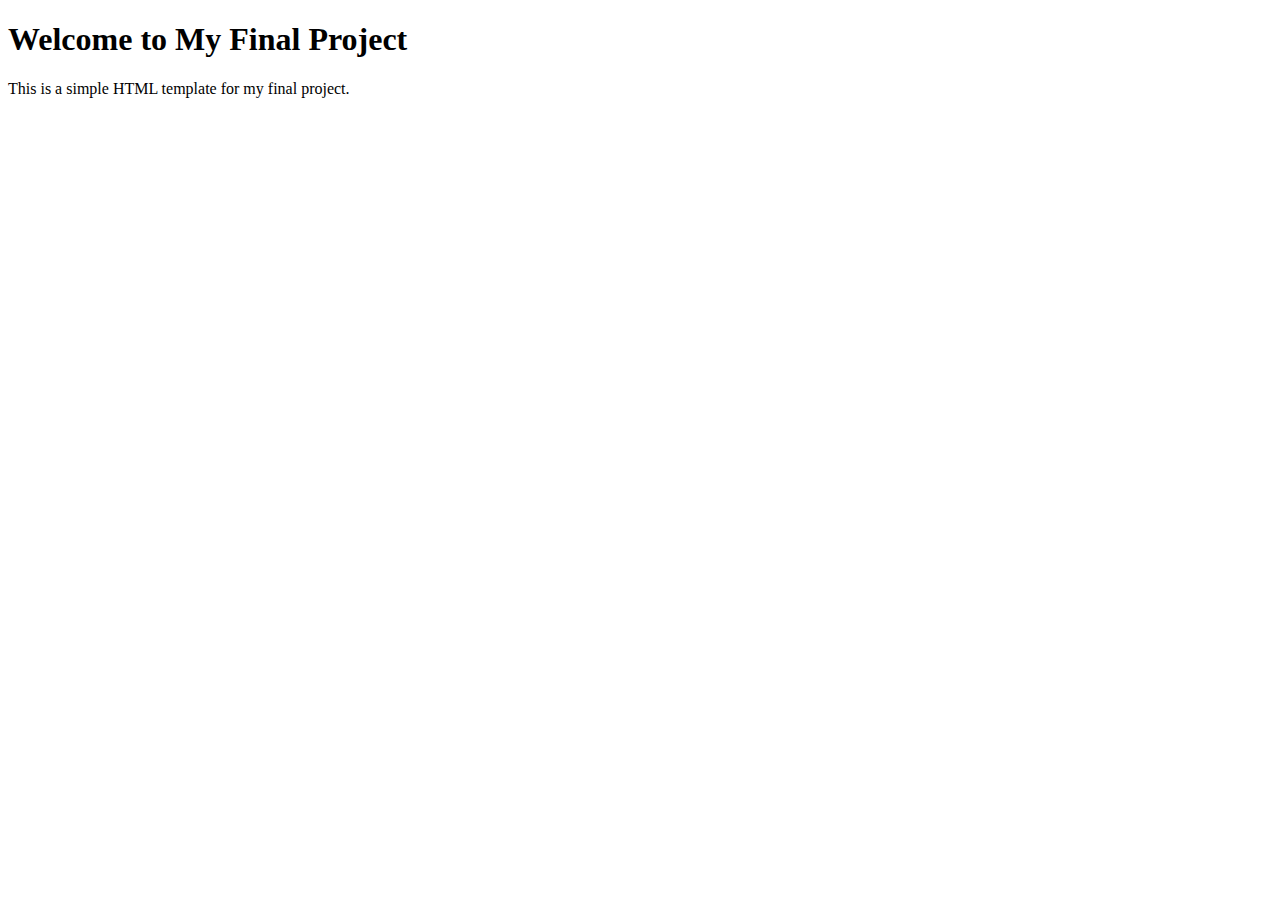
<file: final-website/index.html>
<!DOCTYPE html>
<html lang="en">
<head>
    <meta charset="UTF-8">
    <meta name="viewport" content="width=device-width, initial-scale=1.0">
    <title>Final Project</title>
</head>
<body>
    <h1>Welcome to My Final Project</h1>
    <p>This is a simple HTML template for my final project.</p>
</body>
</html>
</file>
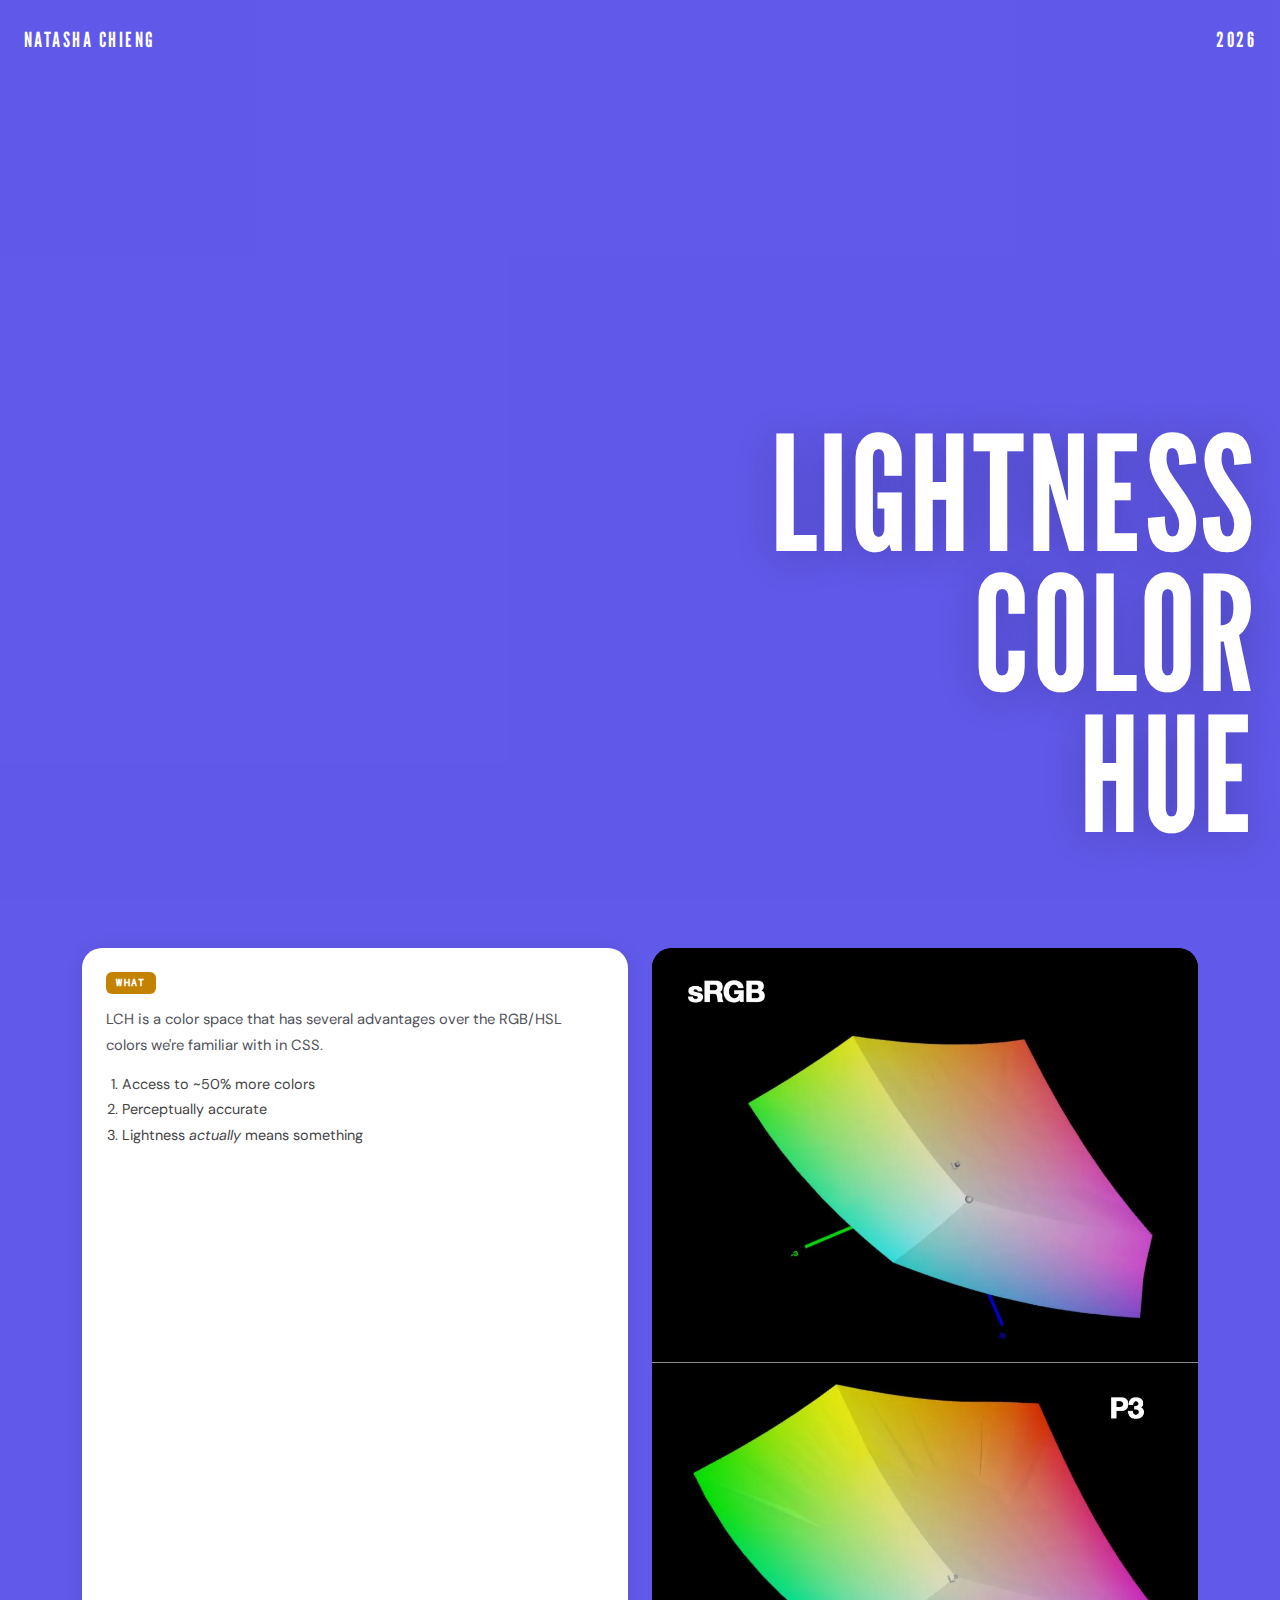
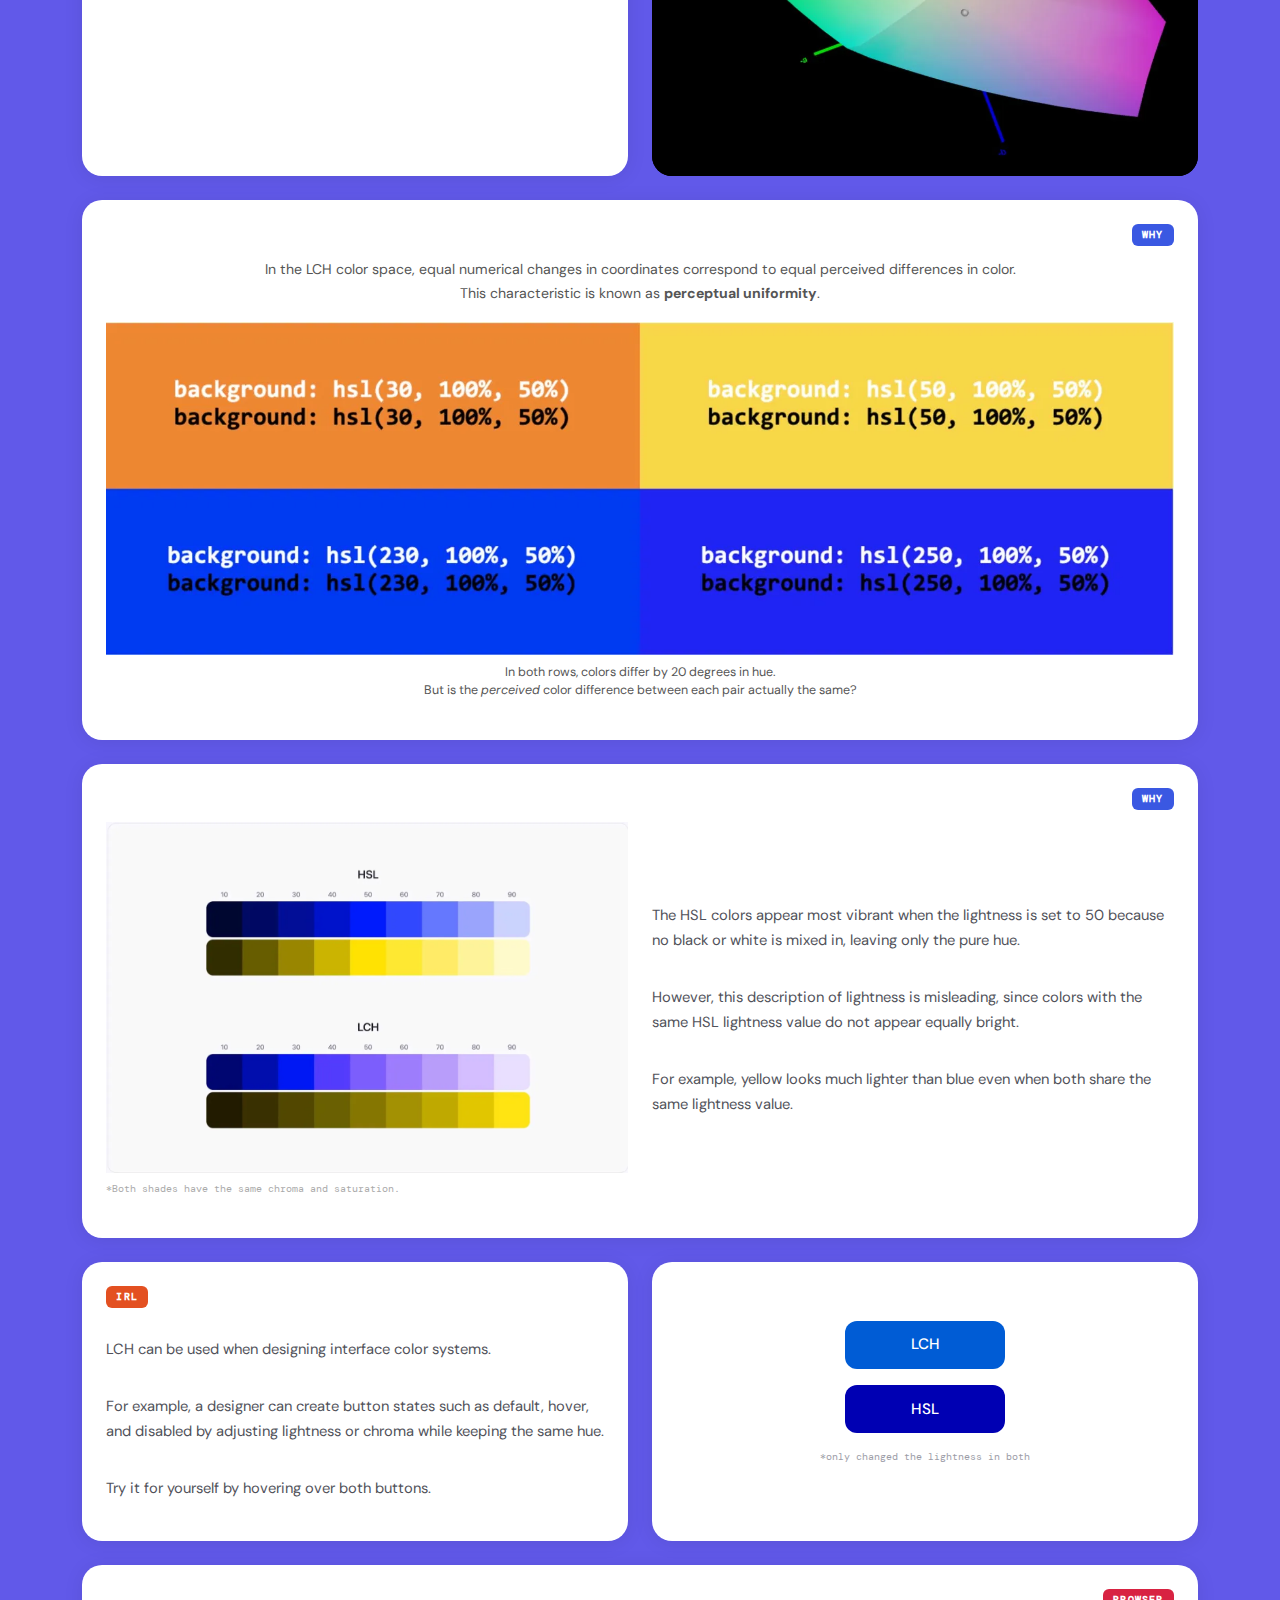
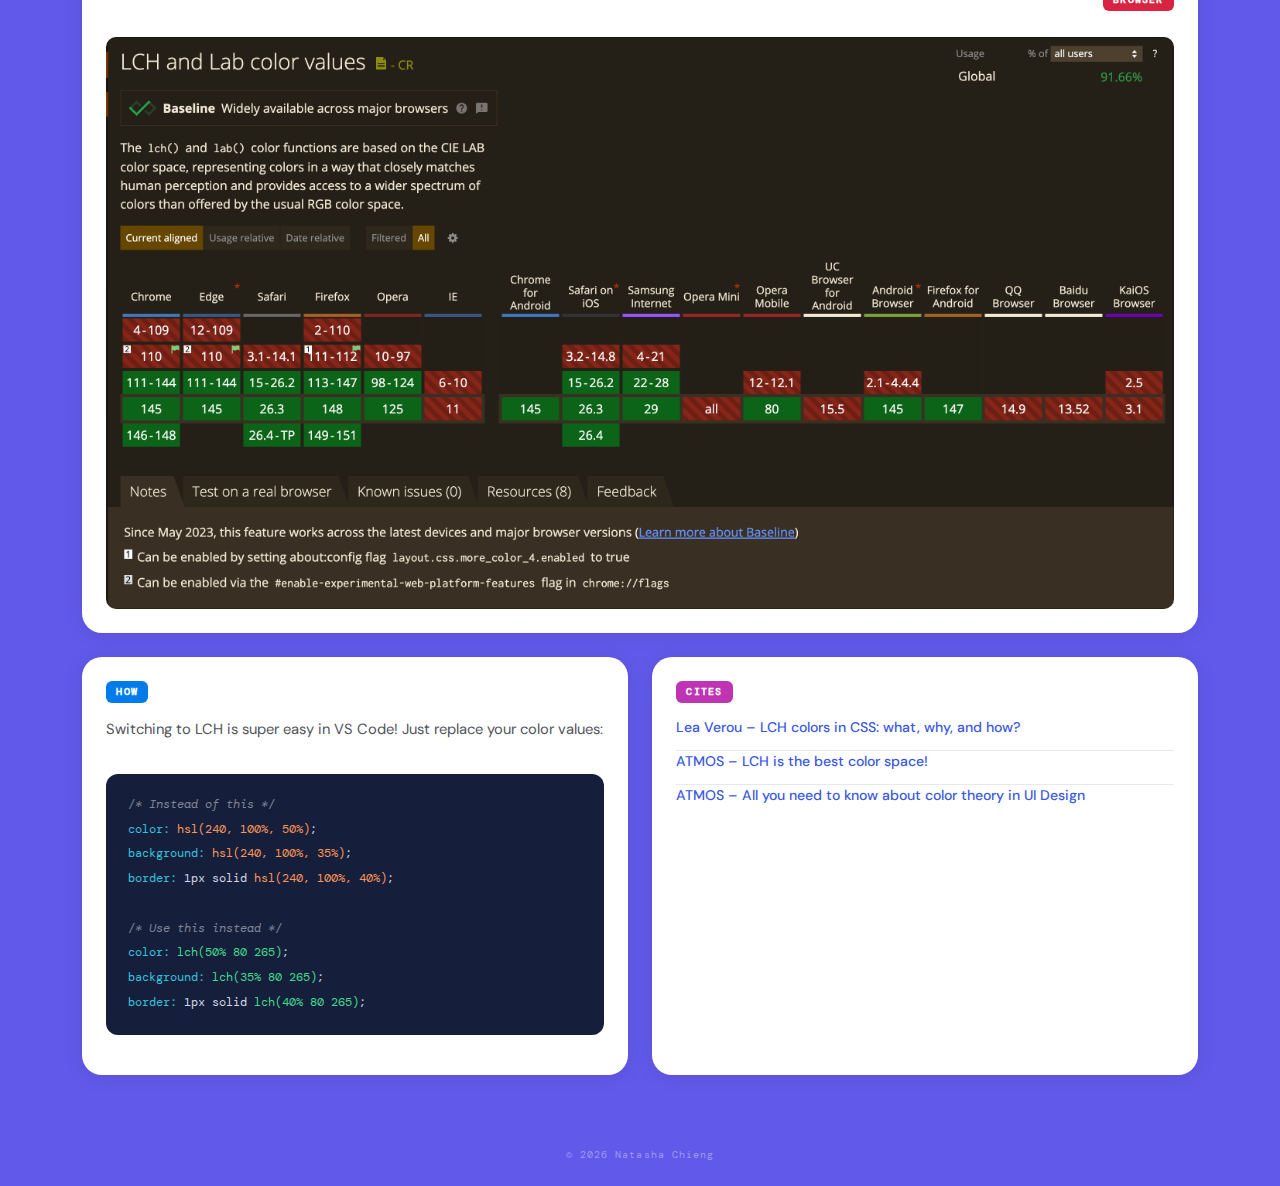
<file: midterm/index.html>
<!DOCTYPE html>
<html lang="en">
<head>
  <meta charset="UTF-8">
  <meta name="viewport" content="width=device-width, initial-scale=1.0">
  <title>What is LCH?</title>

  <!-- Bootstrap 5 -->
  <link href="https://cdn.jsdelivr.net/npm/bootstrap@5.3.3/dist/css/bootstrap.min.css" rel="stylesheet">

  <!-- Google Fonts -->
  <link href="https://fonts.googleapis.com/css2?family=League+Gothic&family=DM+Sans:wght@300;400;500&family=DM+Mono:wght@400;500&display=swap" rel="stylesheet">

  <link rel="stylesheet" href="css/style.css">
</head>
<body>

<!-- ═══════════════ HERO ═══════════════ -->
<section class="hero">
  <div class="hero-overlay"></div>

  <nav class="hero-nav d-flex justify-content-between align-items-center">
    <span>Natasha Chieng</span>
    <span>2026</span>
  </nav>

  <div class="hero-title">
    <h1>LIGHTNESS<br>COLOR<br>HUE</h1>
  </div>
</section>

<!-- ═══════════════ MAIN ═══════════════ -->
<main class="container py-4 py-md-5">
  <div class="d-flex flex-column gap-4">

    <!-- WHAT -->
    <div class="row g-4 what-row">
      <div class="col-12 col-md-6">
        <div class="card">
          <span class="pill pill-yellow">What</span>
          <p class="mb-3">LCH is a color space that has several advantages over the RGB/HSL colors we're familiar with in CSS.</p>
          <ol class="what-list ps-3 d-flex flex-column gap-1">
            <li>Access to ~50% more colors</li>
            <li>Perceptually accurate</li>
            <li>Lightness <em>actually</em> means something</li>
          </ol>
        </div>
      </div>
      <div class="col-12 col-md-6">
        <div class="gamut-card">
          <img src="images/sec2-pic1.webp" alt="Gamut comparison 1">
          <img src="images/sec2-pic2.webp" alt="Gamut comparison 2">
        </div>
      </div>
    </div>

    <!-- WHY 1 — perceptual uniformity -->
    <div class="card">
      <div class="why-header">
        <span class="pill pill-purple">Why</span>
      </div>
      <p class="why-intro text-center mb-3">
        In the LCH color space, equal numerical changes in coordinates correspond to equal perceived differences in color.<br>
        This characteristic is known as <strong>perceptual uniformity</strong>.
      </p>
      <img src="images/perception.webp" alt="Perceptual uniformity diagram">
      <p class="why-caption text-center mt-2">
        In both rows, colors differ by 20 degrees in hue.<br>
        But is the <em>perceived</em> color difference between each pair actually the same?
      </p>
    </div>

    <!-- WHY 2 — swatch strips -->
    <div class="card">
      <div class="why-header">
        <span class="pill pill-purple">Why</span>
      </div>
      <div class="row g-4 align-items-center">
        <div class="col-12 col-md-6">
          <img src="images/lightness.webp" alt="Lightness comparison" class="w-100">
          <p class="lightness-note mt-2">*Both shades have the same chroma and saturation.</p>
        </div>
        <div class="col-12 col-md-6 d-flex flex-column gap-3">
          <p>The HSL colors appear most vibrant when the lightness is set to 50 because no black or white is mixed in, leaving only the pure hue.</p>
          <p>However, this description of lightness is misleading, since colors with the same HSL lightness value do not appear equally bright.</p>
          <p>For example, yellow looks much lighter than blue even when both share the same lightness value.</p>
        </div>
      </div>
    </div>

    <!-- IRL -->
    <div class="row g-4">
      <div class="col-12 col-md-6">
        <div class="card h-100 d-flex flex-column gap-3">
          <span class="pill pill-orange">IRL</span>
          <p>LCH can be used when designing interface color systems.</p>
          <p>For example, a designer can create button states such as default, hover, and disabled by adjusting lightness or chroma while keeping the same hue.</p>
          <p>Try it for yourself by hovering over both buttons.</p>
        </div>
      </div>
      <div class="col-12 col-md-6">
        <div class="card h-100 d-flex flex-column align-items-center justify-content-center gap-3">
          <button class="demo-btn btn-lch">LCH</button>
          <button class="demo-btn btn-hsl">HSL</button>
          <p class="btn-note">*only changed the lightness in both</p>
        </div>
      </div>
    </div>

    <!-- BROWSER -->
    <div class="card">
      <div class="d-flex justify-content-end">
        <span class="pill pill-red">Browser</span>
      </div>
      <img src="images/Browser-support.png" alt="Browser support chart" class="browser-img">
    </div>

    <!-- HOW + CITES -->
    <div class="row g-4">
      <div class="col-12 col-md-6">
        <div class="card h-100">
          <span class="pill pill-blue">How</span>
          <p>Switching to LCH is super easy in VS Code! Just replace your color values:</p>
          <pre class="code-block"><code><span class="code-comment">/* Instead of this */</span>
<span class="code-prop">color:</span> <span class="code-hsl">hsl(240, 100%, 50%)</span>;
<span class="code-prop">background:</span> <span class="code-hsl">hsl(240, 100%, 35%)</span>;
<span class="code-prop">border:</span> 1px solid <span class="code-hsl">hsl(240, 100%, 40%)</span>;

<span class="code-comment">/* Use this instead */</span>
<span class="code-prop">color:</span> <span class="code-lch">lch(50% 80 265)</span>;
<span class="code-prop">background:</span> <span class="code-lch">lch(35% 80 265)</span>;
<span class="code-prop">border:</span> 1px solid <span class="code-lch">lch(40% 80 265)</span>;</code></pre>
        </div>
      </div>
      <div class="col-12 col-md-6">
        <div class="card h-100">
          <span class="pill pill-pink">Cites</span>
          <div class="d-flex flex-column gap-0">
            <div class="cite-item"><a href="https://lea.verou.me/blog/2020/04/lch-colors-in-css-what-why-and-how/" target="_blank" rel="noopener">Lea Verou – LCH colors in CSS: what, why, and how?</a></div>
            <div class="cite-item"><a href="https://atmos.style/blog/lch-color-space" target="_blank" rel="noopener">ATMOS – LCH is the best color space!</a></div>
            <div class="cite-item"><a href="https://atmos.style/blog/color-theory-ui-design" target="_blank" rel="noopener">ATMOS – All you need to know about color theory in UI Design</a></div>
          </div>
        </div>
      </div>
    </div>

  </div>
</main>

<footer class="text-center py-4">© 2026 Natasha Chieng</footer>

<!-- Bootstrap 5 JS -->
<script src="https://cdn.jsdelivr.net/npm/bootstrap@5.3.3/dist/js/bootstrap.bundle.min.js"></script>
</body>
</html>
</file>
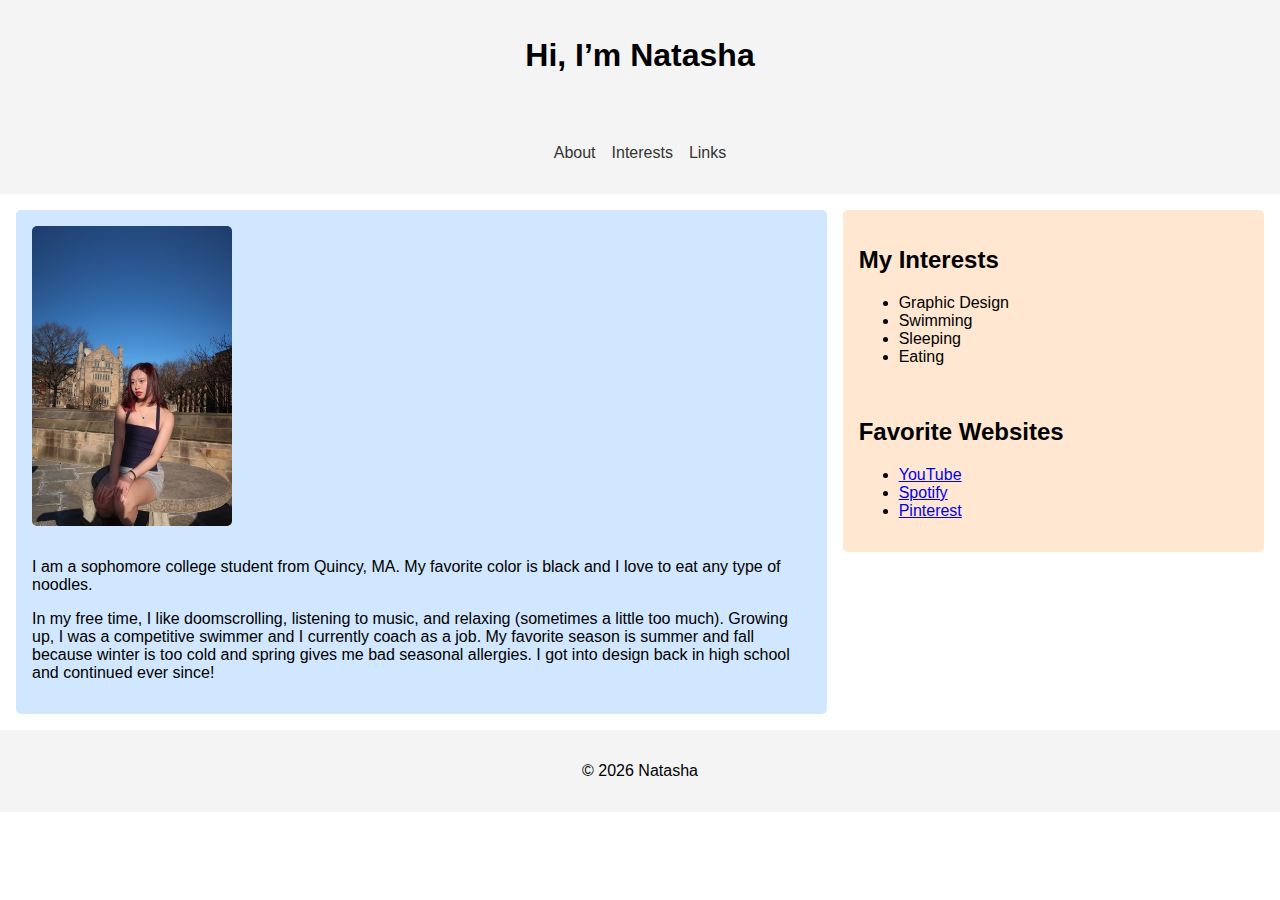
<file: week-02/index.html>
<!doctype html>
<html lang="en">
<head>
  <meta charset="utf-8">
  <meta name="viewport" content="width=device-width, initial-scale=1">
  <title>About Me</title>
  <link rel="stylesheet" href="css/style.css">
</head>
<body>

  <header>
    <h1>Hi, I’m Natasha</h1>
  </header>

  <nav>
    <ul>
      <li><a href="#about">About</a></li>
      <li><a href="#interests">Interests</a></li>
      <li><a href="#links">Links</a></li>
    </ul>
  </nav>

  <main>
    
    <section id="about">
      <img src="images/Natasha26.JPG" alt="Photo of Natasha">
      <div>
        <p>I am a sophomore college student from Quincy, MA. My favorite color is black and I love to eat any type of noodles.</p>
        <p>In my free time, I like doomscrolling, listening to music, and relaxing (sometimes a little too much). Growing up, I was a competitive swimmer and I currently coach as a job. 
            My favorite season is summer and fall because winter is too cold and spring gives me bad seasonal allergies. I got into design back in high school and continued ever since!
        </p>
      </div>
    </section>

    
    <aside id="right-column">
      <section id="interests">
        <h2>My Interests</h2>
        <ul>
          <li>Graphic Design</li>
          <li>Swimming</li>
          <li>Sleeping</li>
          <li>Eating</li>
        </ul>
      </section>

      <section id="links">
        <h2>Favorite Websites</h2>
        <ul>
          <li><a href="https://www.youtube.com" target="_blank">YouTube</a></li>
          <li><a href="https://www.spotify.com" target="_blank">Spotify</a></li>
          <li><a href="https://www.pinterest.com" target="_blank">Pinterest</a></li>
        </ul>
      </section>
    </aside>
  </main>

  <footer>
    <p>© 2026 Natasha</p>
  </footer>

</body>
</html>
</file>
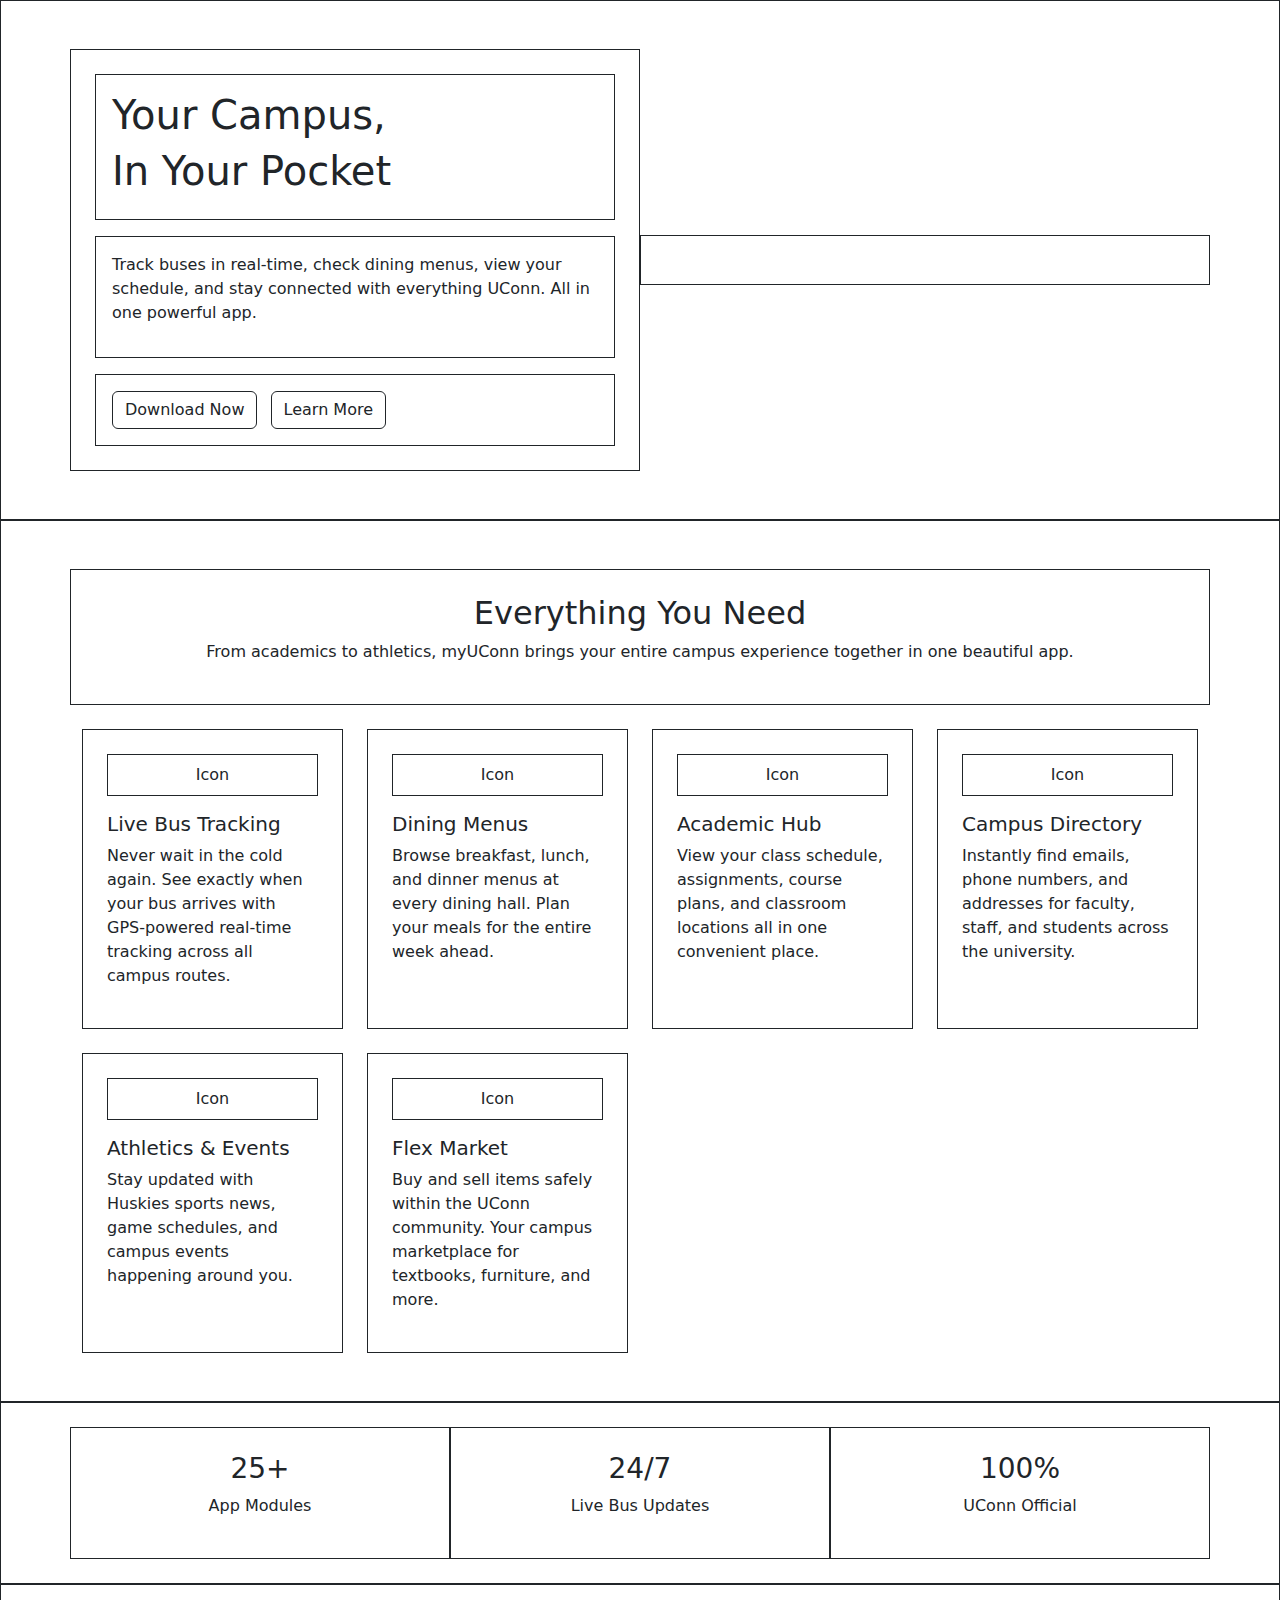
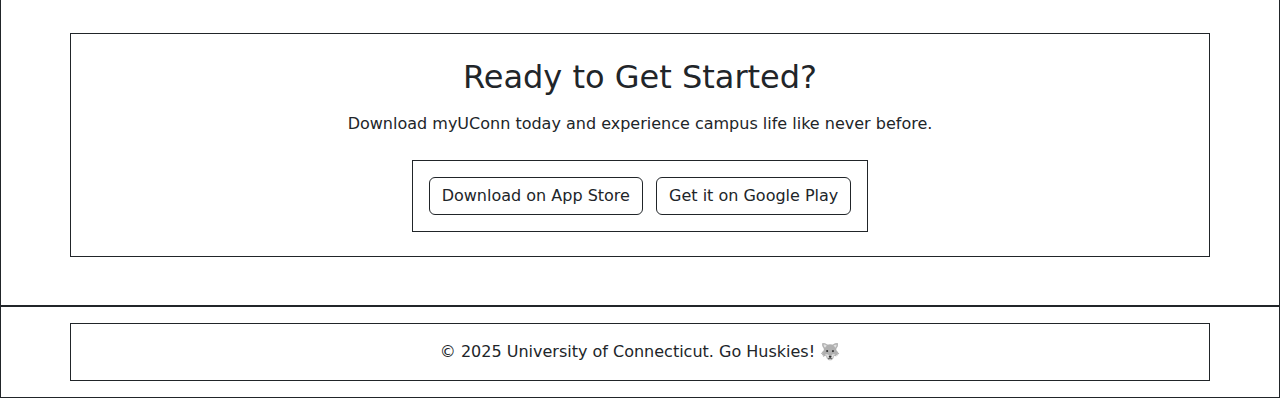
<file: week-03/index.html>
<!DOCTYPE html>
<html lang="en">
<head>
    <meta charset="UTF-8">
    <meta name="viewport" content="width=device-width, initial-scale=1.0">
    <title>myUConn Landing Page - Wireframe</title>
    <link href="https://cdn.jsdelivr.net/npm/bootstrap@5.3.2/dist/css/bootstrap.min.css" rel="stylesheet">
</head>
<body>

    <!-- Hero Section -->
    <section class="border border-dark py-5">
        <div class="container">
            <div class="row align-items-center">
                <div class="col-lg-6 border border-dark p-4">
                    <div class="border border-dark p-3 mb-3">
                        <h1>Your Campus,</h1>
                        <h1>In Your Pocket</h1>
                    </div>
                    <div class="border border-dark p-3 mb-3">
                        <p>Track buses in real-time, check dining menus, view your schedule, and stay connected with everything UConn. All in one powerful app.</p>
                    </div>
                    <div class="border border-dark p-3">
                        <button class="btn border border-dark me-2">Download Now</button>
                        <button class="btn border border-dark">Learn More</button>
                    </div>
                </div>
                <div class="col-lg-6 border border-dark p-4">
                    <!-- Blank space for image/graphic -->
                </div>
            </div>
        </div>
    </section>

    <!-- Features Section -->
    <section class="border border-dark py-5">
        <div class="container">
            <div class="row">
                <div class="col-12 text-center border border-dark p-4 mb-4">
                    <h2>Everything You Need</h2>
                    <p>From academics to athletics, myUConn brings your entire campus experience together in one beautiful app.</p>
                </div>
            </div>
            <div class="row g-4">
                <div class="col-md-6 col-lg-3">
                    <div class="border border-dark p-4 h-100">
                        <div class="border border-dark p-2 mb-3 text-center">Icon</div>
                        <h5>Live Bus Tracking</h5>
                        <p>Never wait in the cold again. See exactly when your bus arrives with GPS-powered real-time tracking across all campus routes.</p>
                    </div>
                </div>
                <div class="col-md-6 col-lg-3">
                    <div class="border border-dark p-4 h-100">
                        <div class="border border-dark p-2 mb-3 text-center">Icon</div>
                        <h5>Dining Menus</h5>
                        <p>Browse breakfast, lunch, and dinner menus at every dining hall. Plan your meals for the entire week ahead.</p>
                    </div>
                </div>
                <div class="col-md-6 col-lg-3">
                    <div class="border border-dark p-4 h-100">
                        <div class="border border-dark p-2 mb-3 text-center">Icon</div>
                        <h5>Academic Hub</h5>
                        <p>View your class schedule, assignments, course plans, and classroom locations all in one convenient place.</p>
                    </div>
                </div>
                <div class="col-md-6 col-lg-3">
                    <div class="border border-dark p-4 h-100">
                        <div class="border border-dark p-2 mb-3 text-center">Icon</div>
                        <h5>Campus Directory</h5>
                        <p>Instantly find emails, phone numbers, and addresses for faculty, staff, and students across the university.</p>
                    </div>
                </div>
                <div class="col-md-6 col-lg-3">
                    <div class="border border-dark p-4 h-100">
                        <div class="border border-dark p-2 mb-3 text-center">Icon</div>
                        <h5>Athletics & Events</h5>
                        <p>Stay updated with Huskies sports news, game schedules, and campus events happening around you.</p>
                    </div>
                </div>
                <div class="col-md-6 col-lg-3">
                    <div class="border border-dark p-4 h-100">
                        <div class="border border-dark p-2 mb-3 text-center">Icon</div>
                        <h5>Flex Market</h5>
                        <p>Buy and sell items safely within the UConn community. Your campus marketplace for textbooks, furniture, and more.</p>
                    </div>
                </div>
            </div>
        </div>
    </section>

    <!-- Stats Section -->
    <section class="border border-dark py-4">
        <div class="container">
            <div class="row text-center">
                <div class="col-md-4 border border-dark p-4">
                    <h3>25+</h3>
                    <p>App Modules</p>
                </div>
                <div class="col-md-4 border border-dark p-4">
                    <h3>24/7</h3>
                    <p>Live Bus Updates</p>
                </div>
                <div class="col-md-4 border border-dark p-4">
                    <h3>100%</h3>
                    <p>UConn Official</p>
                </div>
            </div>
        </div>
    </section>

    <!-- Call to Action Section -->
    <section class="border border-dark py-5">
        <div class="container">
            <div class="row">
                <div class="col-12 text-center border border-dark p-4">
                    <h2 class="mb-3">Ready to Get Started?</h2>
                    <p class="mb-4">Download myUConn today and experience campus life like never before.</p>
                    <div class="border border-dark p-3 d-inline-block">
                        <button class="btn border border-dark me-2">Download on App Store</button>
                        <button class="btn border border-dark">Get it on Google Play</button>
                    </div>
                </div>
            </div>
        </div>
    </section>

    <!-- Footer -->
    <footer class="border border-dark py-3">
        <div class="container">
            <div class="row">
                <div class="col-12 text-center border border-dark p-3">
                    <p class="mb-0">© 2025 University of Connecticut. Go Huskies! 🐺</p>
                </div>
            </div>
        </div>
    </footer>

    <script src="https://cdn.jsdelivr.net/npm/bootstrap@5.3.2/dist/js/bootstrap.bundle.min.js"></script>
</body>
</html>
</file>
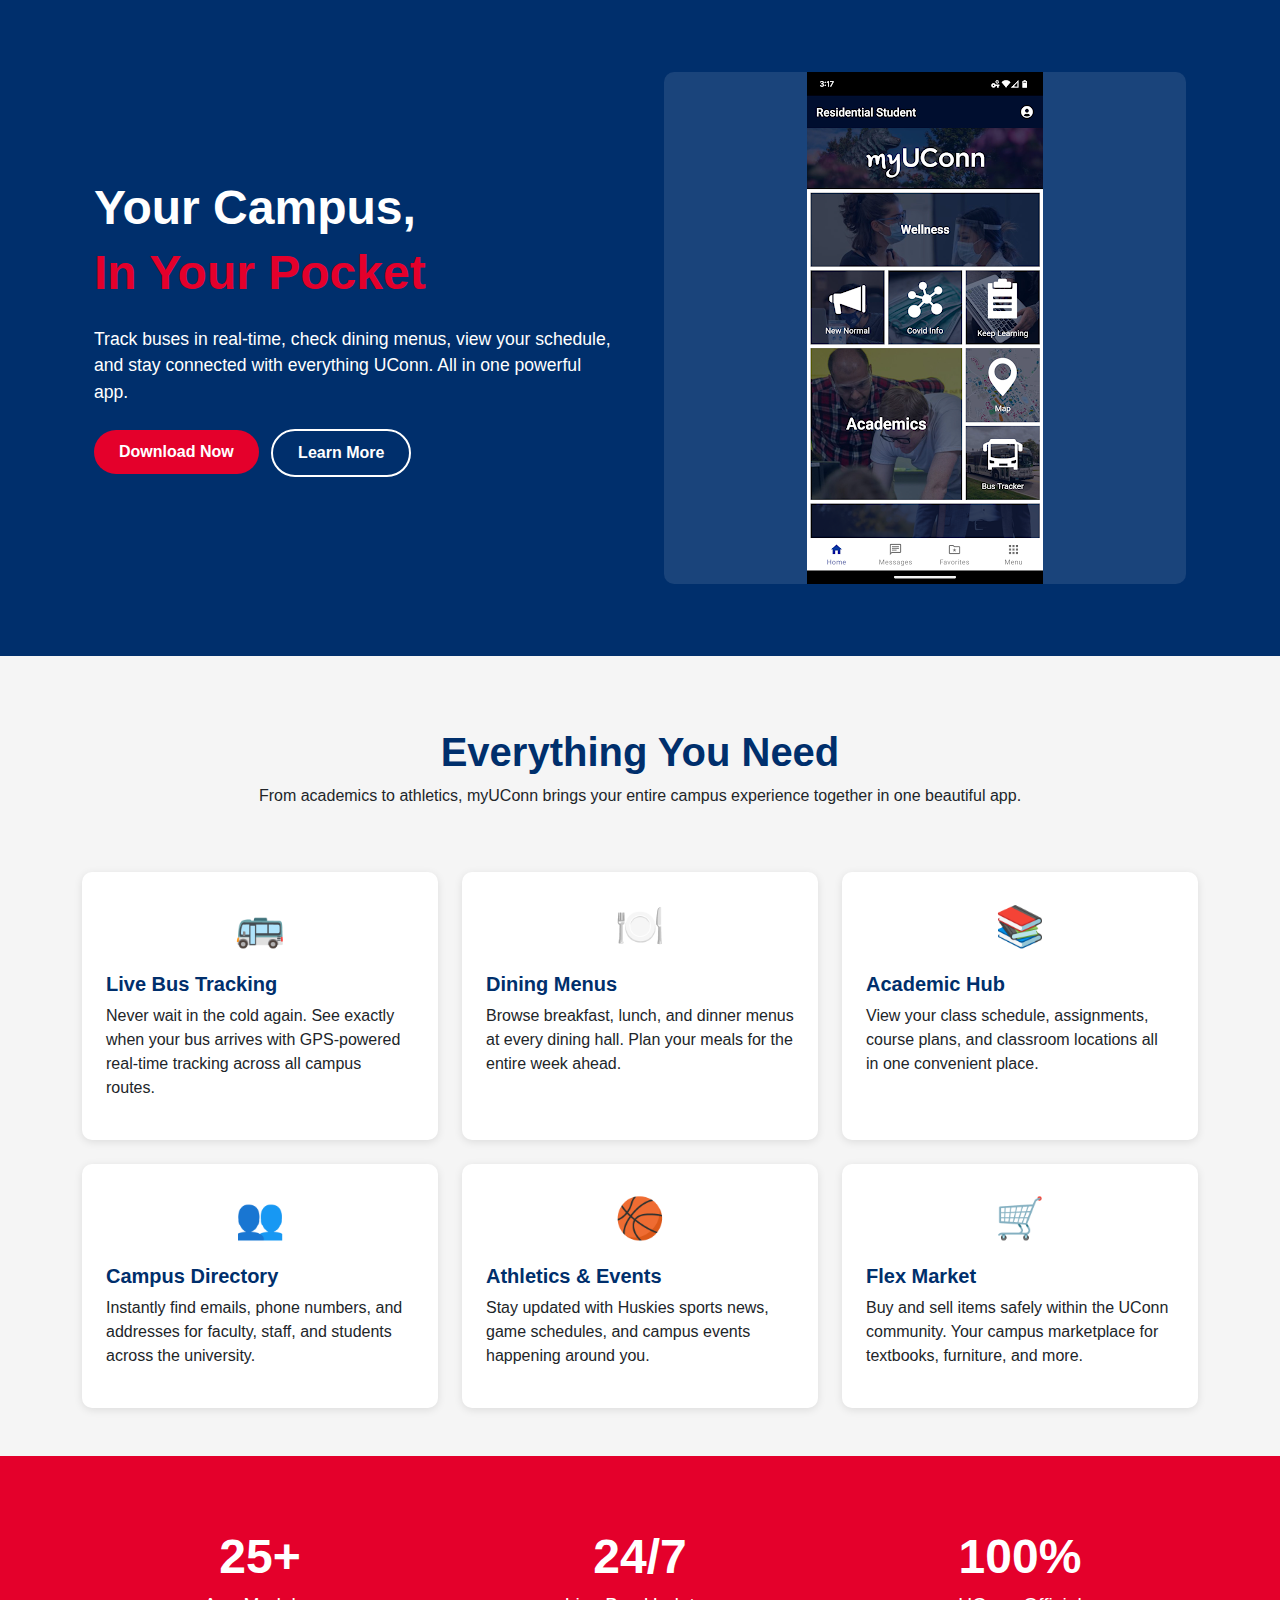
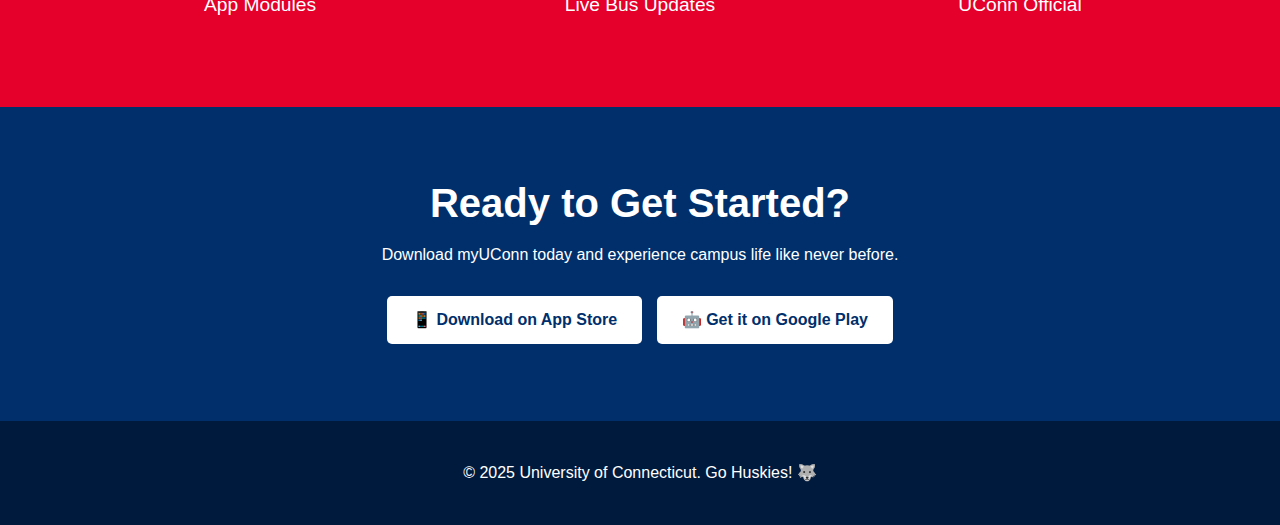
<file: week-04/index.html>
<!DOCTYPE html>
<html lang="en">
<head>
    <meta charset="UTF-8">
    <meta name="viewport" content="width=device-width, initial-scale=1.0">
    <title>myUConn Landing Page - Wireframe</title>
    <link href="https://cdn.jsdelivr.net/npm/bootstrap@5.3.2/dist/css/bootstrap.min.css" rel="stylesheet">
    <link href="css/style.css" rel="stylesheet">
</head>
<body>

    <!-- Hero Section -->
    <section id="hero-section" class="py-5">
        <div class="container">
            <div class="row align-items-center">
                <div class="col-lg-6 p-4">
                    <div class="mb-4">
                        <h1>Your Campus,</h1>
                        <h1 class="red-text">In Your Pocket</h1>
                    </div>
                    <div class="mb-4">
                        <p>Track buses in real-time, check dining menus, view your schedule, and stay connected with everything UConn. All in one powerful app.</p>
                    </div>
                    <div>
                        <button class="btn-red me-2">Download Now</button>
                        <button class="btn btn-outline">Learn More</button>
                    </div>
                </div>
               <div class="col-lg-6 p-4">
                <div class="phone-mockup">
                 <img src="images/app.png" alt="myUConn App Interface" class="img-fluid">
                </div>
                
            </div>
            </div>
        </div>
    </section>

      <!-- Features Section -->
    <section id="features-section" class="py-5">
        <div class="container">
            <div class="row">
                <div class="col-12 text-center p-4 mb-4">
                    <h2>Everything You Need</h2>
                    <p>From academics to athletics, myUConn brings your entire campus experience together in one beautiful app.</p>
                </div>
            </div>
            <div class="row g-4">
                <div class="col-md-6 col-lg-4">
                    <div class="feature-card p-4 h-100">
                        <div class="icon-box mb-3 text-center">🚌</div>
                        <h5>Live Bus Tracking</h5>
                        <p>Never wait in the cold again. See exactly when your bus arrives with GPS-powered real-time tracking across all campus routes.</p>
                    </div>
                </div>
                <div class="col-md-6 col-lg-4">
                    <div class="feature-card p-4 h-100">
                        <div class="icon-box mb-3 text-center">🍽️</div>
                        <h5>Dining Menus</h5>
                        <p>Browse breakfast, lunch, and dinner menus at every dining hall. Plan your meals for the entire week ahead.</p>
                    </div>
                </div>
                <div class="col-md-6 col-lg-4">
                    <div class="feature-card p-4 h-100">
                        <div class="icon-box mb-3 text-center">📚</div>
                        <h5>Academic Hub</h5>
                        <p>View your class schedule, assignments, course plans, and classroom locations all in one convenient place.</p>
                    </div>
                </div>
                <div class="col-md-6 col-lg-4">
                    <div class="feature-card p-4 h-100">
                        <div class="icon-box mb-3 text-center">👥</div>
                        <h5>Campus Directory</h5>
                        <p>Instantly find emails, phone numbers, and addresses for faculty, staff, and students across the university.</p>
                    </div>
                </div>
                <div class="col-md-6 col-lg-4">
                    <div class="feature-card p-4 h-100">
                        <div class="icon-box mb-3 text-center">🏀</div>
                        <h5>Athletics & Events</h5>
                        <p>Stay updated with Huskies sports news, game schedules, and campus events happening around you.</p>
                    </div>
                </div>
                <div class="col-md-6 col-lg-4">
                    <div class="feature-card p-4 h-100">
                        <div class="icon-box mb-3 text-center">🛒</div>
                        <h5>Flex Market</h5>
                        <p>Buy and sell items safely within the UConn community. Your campus marketplace for textbooks, furniture, and more.</p>
                    </div>
                </div>
            </div>
        </div>
    </section>



    <!--Stats Section-->
    <section id="stats-section" class="py-5">
        <div class="container">
            <div class="row text-center">
                <div class="col-md-4 p-4">
                    <h3>25+</h3>
                    <p>App Modules</p>
                </div>
                <div class="col-md-4 p-4">
                    <h3>24/7</h3>
                    <p>Live Bus Updates</p>
                </div>  
                <div class="col-md-4 p-4">
                    <h3>100%</h3>
                    <p>UConn Official</p>
                </div> 
            </div>
        </div>
    </section>

    <!-- Call to Action Section -->
    <section id="cta-section" class="py-5">
        <div class="container">
            <div class="row">
                <div class="col-12 text-center p-4">
                    <h2 class="mb-3">Ready to Get Started?</h2>
                    <p class="mb-4">Download myUConn today and experience campus life like never before.</p>
                    <div>
                        <button class="btn btn-white">📱 Download on App Store</button>
                        <button class="btn btn-white">🤖 Get it on Google Play</button>
                    </div>
                </div>
            </div>
        </div>
    </section>

    <!-- Footer -->
    <footer class="py-4">
        <div class="container">
            <div class="row">
                <div class="col-12 text-center p-3">
                    <p class="mb-0">© 2025 University of Connecticut. Go Huskies! 🐺</p>
                </div>
            </div>
        </div>
    </footer>

    <script src="https://cdn.jsdelivr.net/npm/bootstrap@5.3.2/dist/js/bootstrap.bundle.min.js"></script>
</body>
</html>
</file>
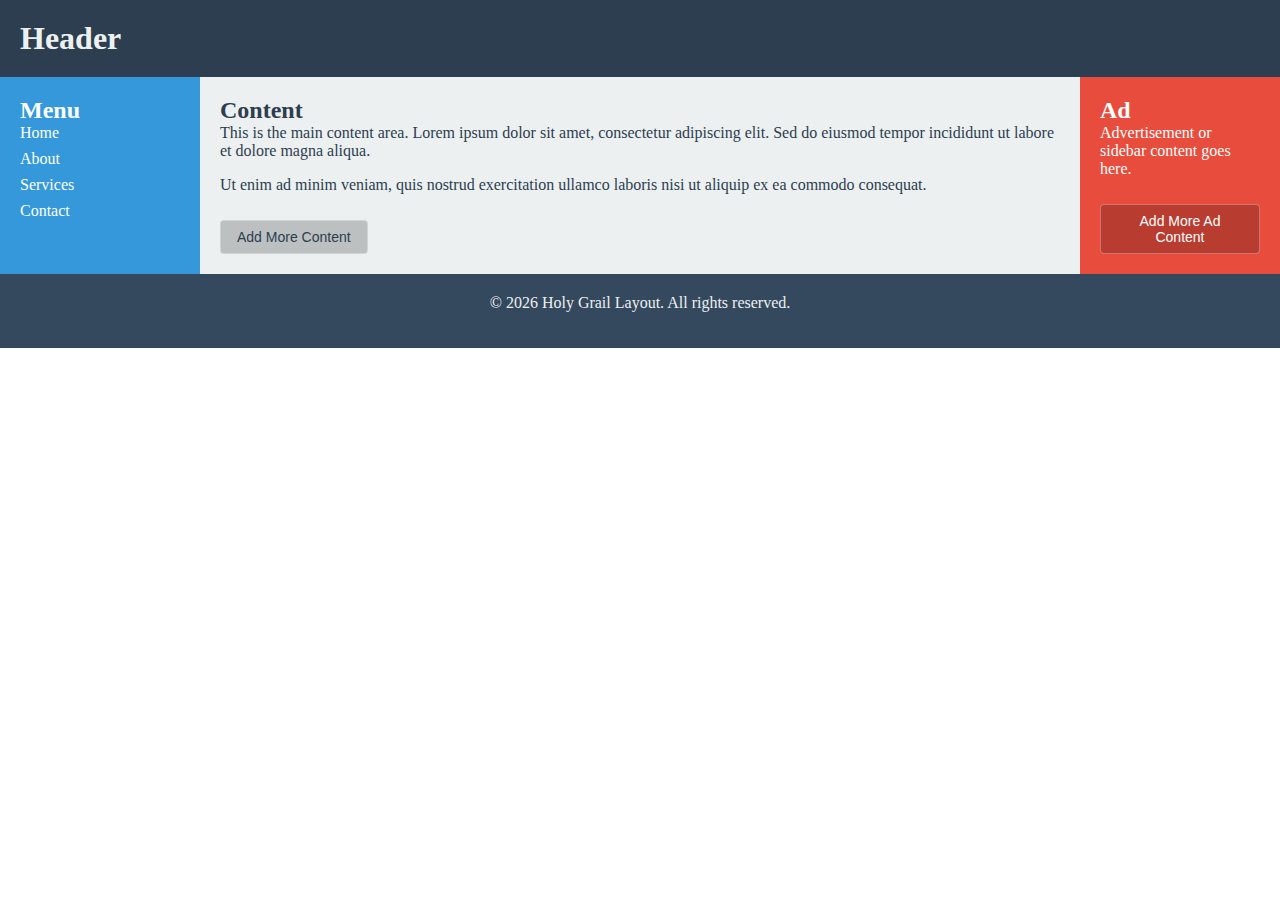
<file: week-10/holy-grail-with-grid-main/index.html>
<!DOCTYPE html>
<html lang="en">
<head>
    <meta charset="UTF-8">
    <meta name="viewport" content="width=device-width, initial-scale=1.0">
    <title>The Holy Grail Layout with CSS Grid</title>
    <link rel="stylesheet" href="css/style.css">
</head>
<body>
    <header>
        <h1>Header</h1>
    </header>
    
    <main>
        <h2>Content</h2>
        <div id="content-text">
            <p>This is the main content area. Lorem ipsum dolor sit amet, consectetur adipiscing elit. Sed do eiusmod tempor incididunt ut labore et dolore magna aliqua.</p>
            <p>Ut enim ad minim veniam, quis nostrud exercitation ullamco laboris nisi ut aliquip ex ea commodo consequat.</p>
        </div>
        <button onclick="addText('content-text')">Add More Content</button>
    </main>
    
    <aside>
        <h2>Ad</h2>
        <div id="ad-text">
            <p>Advertisement or sidebar content goes here.</p>
        </div>
        <button onclick="addText('ad-text')">Add More Ad Content</button>
    </aside>
    
    <nav>
        <h2>Menu</h2>
        <ul>
            <li><a href="#">Home</a></li>
            <li><a href="#">About</a></li>
            <li><a href="#">Services</a></li>
            <li><a href="#">Contact</a></li>
        </ul>
    </nav>
    
    <footer>
        <p>&copy; 2026 Holy Grail Layout. All rights reserved.</p>
    </footer>
    
    <script>
        function addText(elementId) {
            const container = document.getElementById(elementId);
            const loremTexts = [
                "Lorem ipsum dolor sit amet, consectetur adipiscing elit. Sed do eiusmod tempor incididunt ut labore et dolore magna aliqua.",
                "Ut enim ad minim veniam, quis nostrud exercitation ullamco laboris nisi ut aliquip ex ea commodo consequat.",
                "Duis aute irure dolor in reprehenderit in voluptate velit esse cillum dolore eu fugiat nulla pariatur.",
                "Excepteur sint occaecat cupidatat non proident, sunt in culpa qui officia deserunt mollit anim id est laborum.",
                "Sed ut perspiciatis unde omnis iste natus error sit voluptatem accusantium doloremque laudantium.",
                "Nemo enim ipsam voluptatem quia voluptas sit aspernatur aut odit aut fugit, sed quia consequuntur magni dolores."
            ];
            
            const randomText = loremTexts[Math.floor(Math.random() * loremTexts.length)];
            const newParagraph = document.createElement('p');
            newParagraph.textContent = randomText;
            container.appendChild(newParagraph);
        }
    </script>
</body>
</html>
</file>
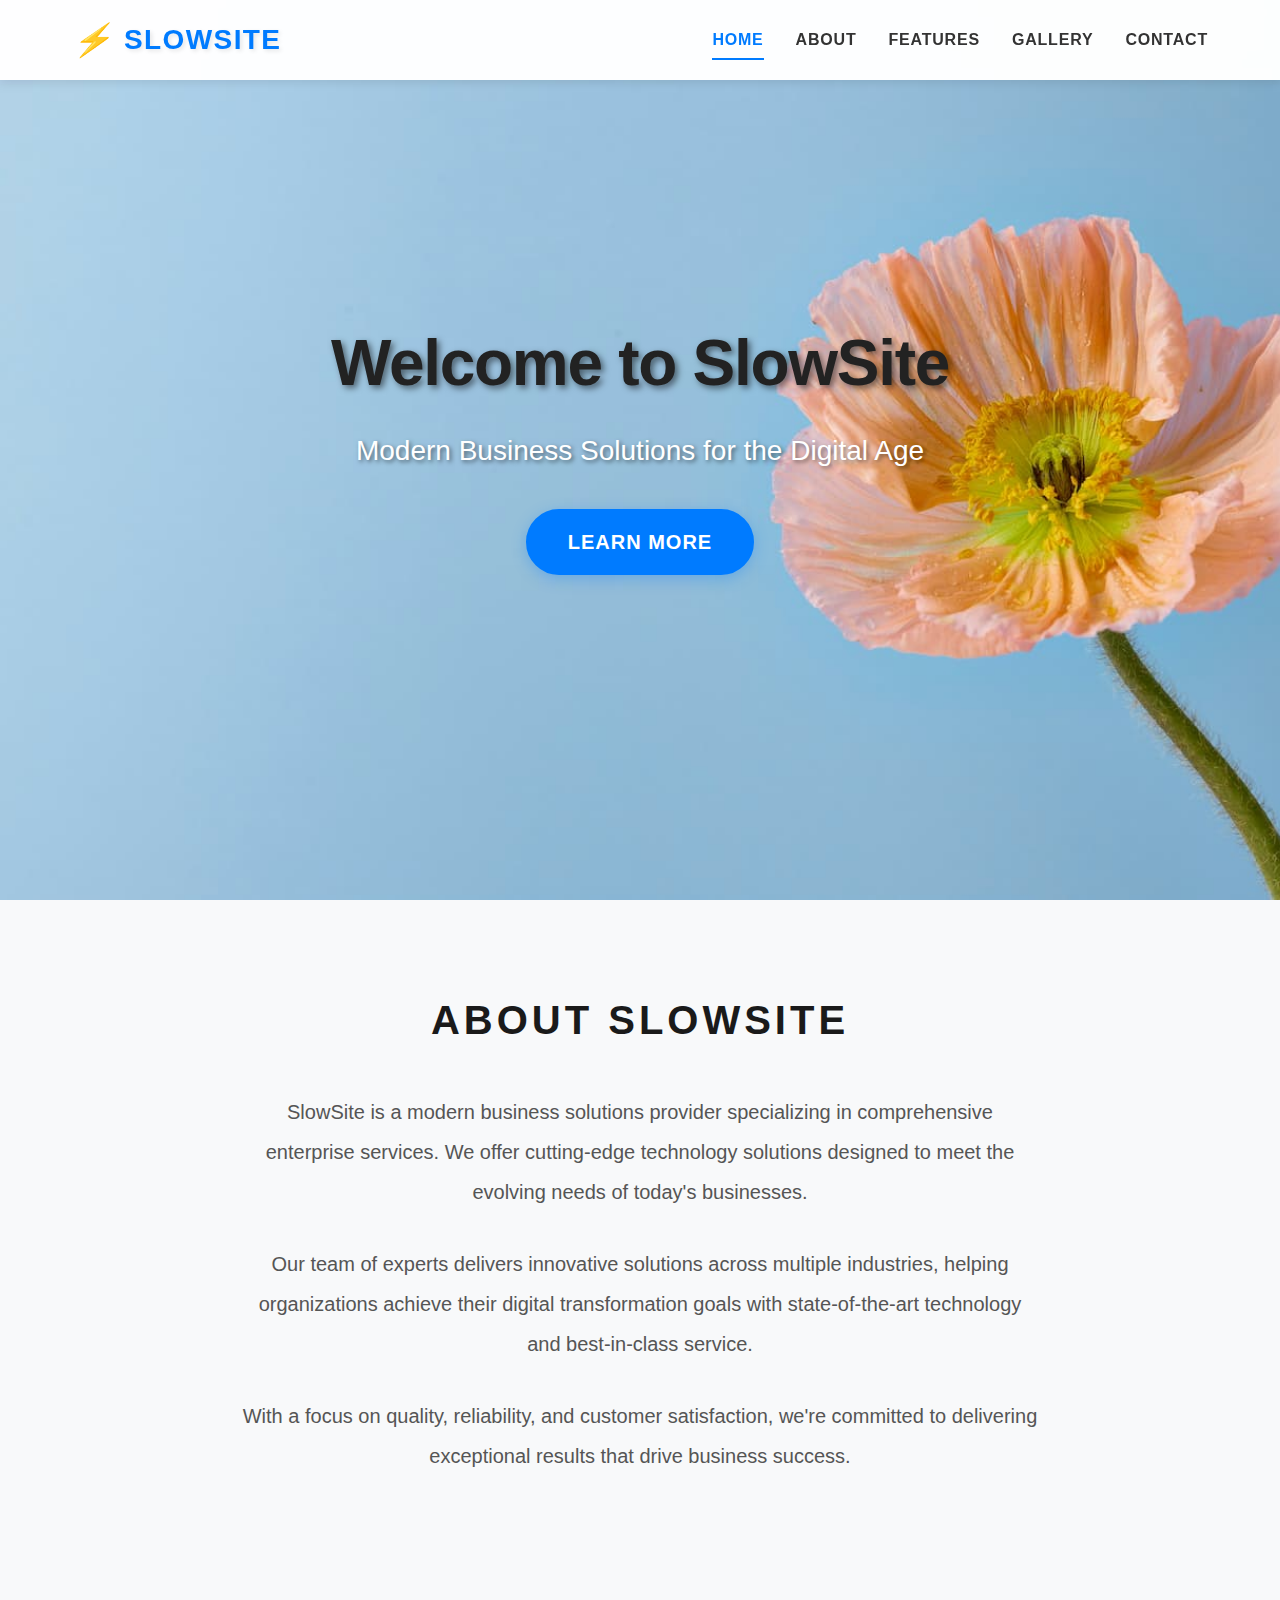
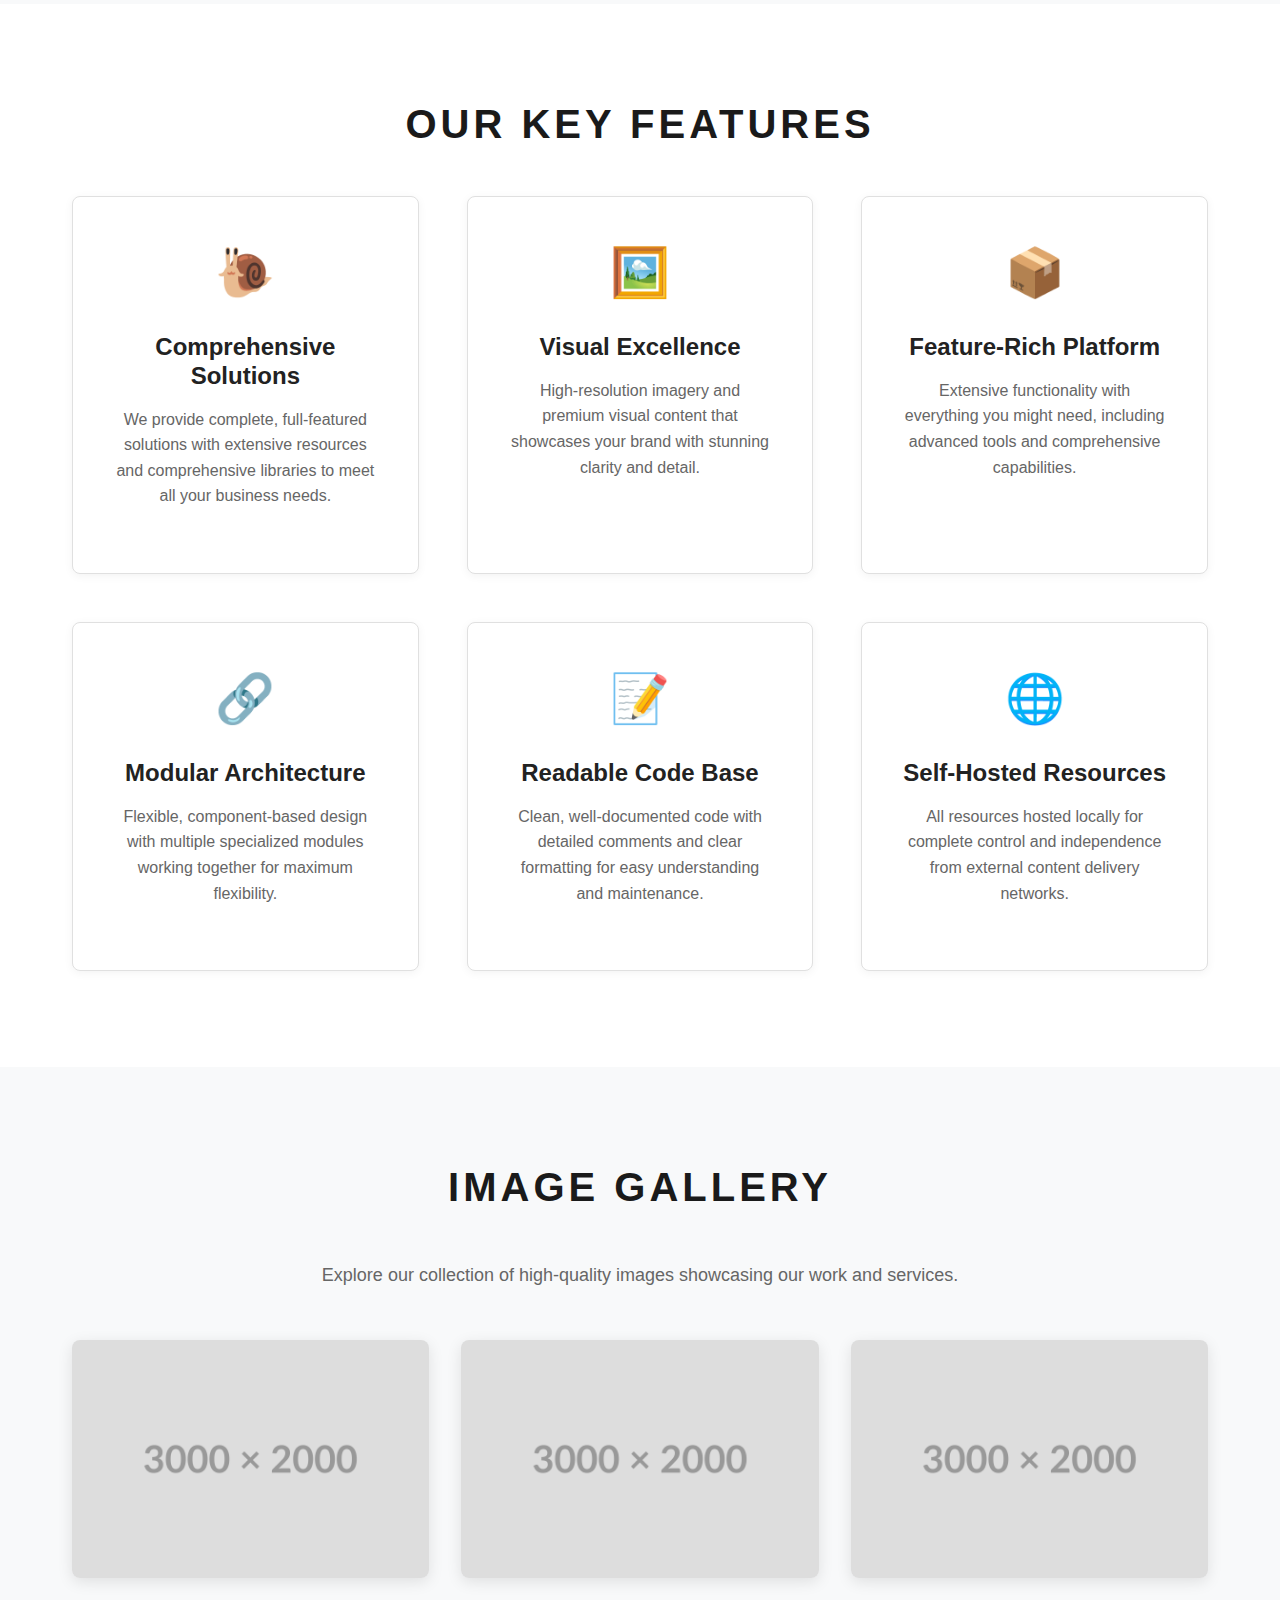
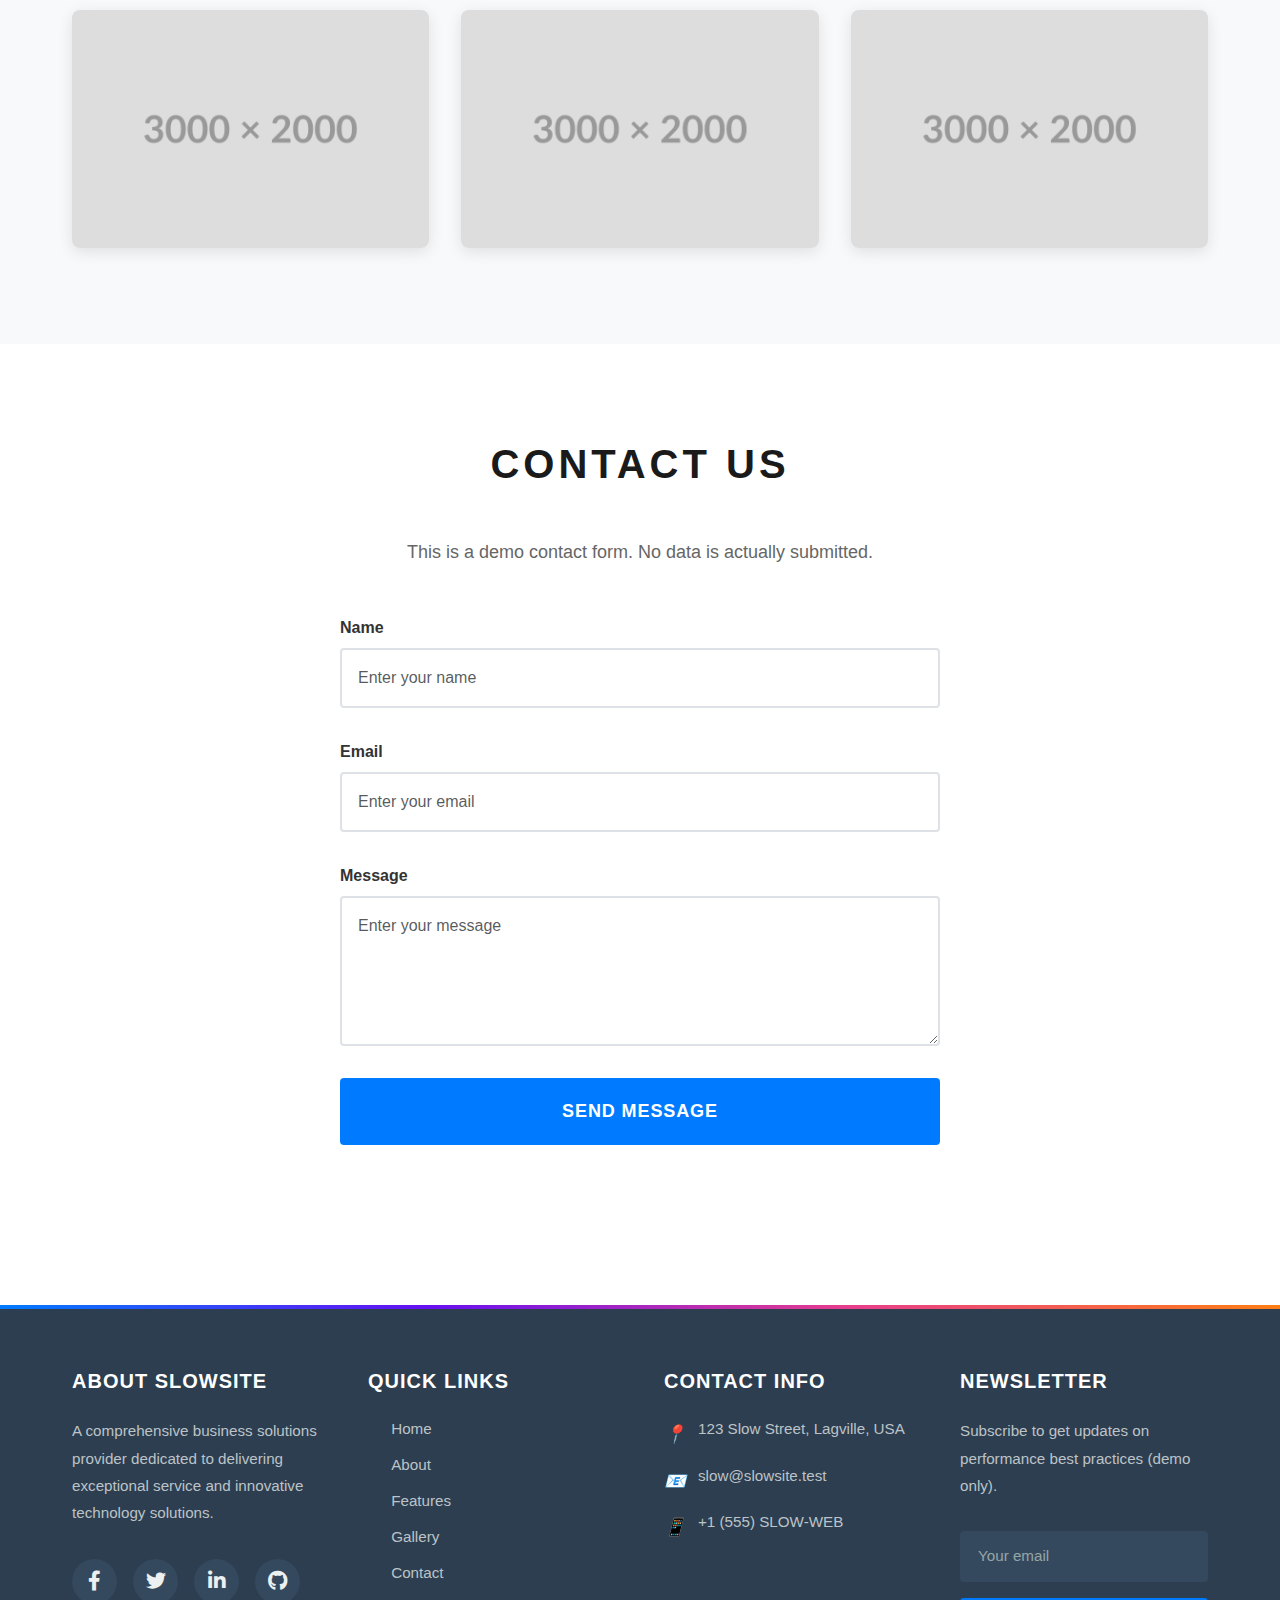
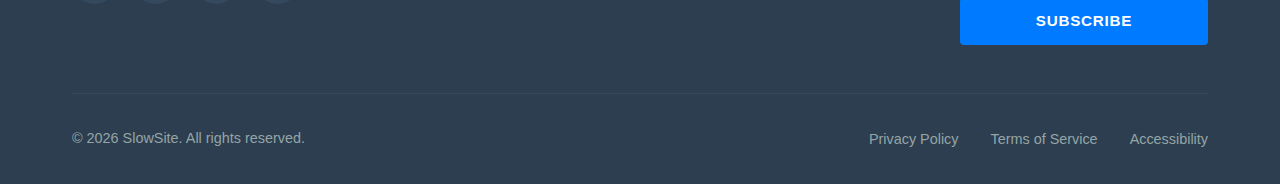
<file: week-11/slow-site-main/index.html>
<!DOCTYPE html>
<html lang="en">
<head>
    <meta charset="UTF-8">
    <meta name="viewport" content="width=device-width, initial-scale=1.0">
    <title>SlowSite - Modern Business Solutions</title>
    <meta name="description" content="SlowSite provides comprehensive business solutions and services for modern enterprises.">
    
    <!-- CSS stylesheets -->
    <link rel="stylesheet" href="vendor/bootstrap.min.css">
    <link rel="stylesheet" href="vendor/font-awesome.min.css">
    <link rel="stylesheet" href="css/styles.css">
    <link rel="stylesheet" href="css/header.css">
    <link rel="stylesheet" href="css/footer.css">
    <link rel="stylesheet" href="css/animations.css">
    <!-- <link rel="stylesheet" href="css/unused-styles.css"> -->
    
    <!-- Additional styles -->
    <style>
        * {
            -webkit-box-sizing: border-box;
            -moz-box-sizing: border-box;
            box-sizing: border-box;
        }
        
        body {
            margin: 0;
            padding: 0;
            font-family: -apple-system, BlinkMacSystemFont, "Segoe UI", Roboto, "Helvetica Neue", Arial, sans-serif;
        }
        
        .loading-overlay {
            position: fixed;
            top: 0;
            left: 0;
            width: 100%;
            height: 100%;
            background-color: rgba(0, 0, 0, 0.5);
            display: none;
            z-index: 9999;
            justify-content: center;
            align-items: center;
        }
        
        .loading-spinner {
            width: 50px;
            height: 50px;
            border: 5px solid #f3f3f3;
            border-top: 5px solid #3498db;
            border-radius: 50%;
            animation: spin 1s linear infinite;
        }
        
        @keyframes spin {
            0% { transform: rotate(0deg); }
            100% { transform: rotate(360deg); }
        }
    </style>
    
    
</head>
<body>
    <!-- Loading overlay (not actually needed) -->
    <div class="loading-overlay">
        <div class="loading-spinner"></div>
    </div>
    
    <!-- 
        HEADER SECTION
    -->
    <header class="site-header">
        <div class="header-container">
            <a href="#" class="site-logo">
                <i class="logo-icon">⚡</i>
                <h1 class="logo-text">SlowSite</h1>
            </a>
            
            <nav class="main-navigation">
                <ul class="nav-menu">
                    <li class="nav-menu-item active">
                        <a href="#hero" class="nav-menu-link">Home</a>
                    </li>
                    <li class="nav-menu-item">
                        <a href="#about" class="nav-menu-link">About</a>
                    </li>
                    <li class="nav-menu-item">
                        <a href="#features" class="nav-menu-link">Features</a>
                    </li>
                    <li class="nav-menu-item">
                        <a href="#gallery" class="nav-menu-link">Gallery</a>
                    </li>
                    <li class="nav-menu-item">
                        <a href="#contact" class="nav-menu-link">Contact</a>
                    </li>
                </ul>
            </nav>
            
            <button class="mobile-menu-toggle" aria-label="Toggle mobile menu">
                <span class="mobile-menu-toggle-bar"></span>
                <span class="mobile-menu-toggle-bar"></span>
                <span class="mobile-menu-toggle-bar"></span>
            </button>
        </div>
    </header>
    
    <!-- Hero Section -->
    <section id="hero" class="hero-section">
       <img src="images/hero.jpg" 
     alt="Hero background" 
     loading="eager"
     fetchpriority="high"
     srcset="images/hero-480.jpg 480w,
             images/hero-768.jpg 768w,
             images/hero-1280.jpg 1280w,
             images/hero-1920.jpg 1920w"
     sizes="100vw"
     width="1920" 
     height="1080"
     style="position: absolute; top: 0; left: 0; width: 100%; height: 100%; object-fit: cover; z-index: 1;">
          <div class="hero-content">
            <h1 class="hero-title animated fade-in-up">Welcome to SlowSite</h1>
            <p class="hero-subtitle animated fade-in-up delay-1">Modern Business Solutions for the Digital Age</p>
            <a href="#about" class="hero-button animated fade-in-up delay-2">Learn More</a>
        </div>
    </section>
    
    <!-- 
        ABOUT SECTION
    -->
    <section id="about" class="about-section section">
        <div class="container">
            <h2 class="section-title animated fade-in">About SlowSite</h2>
            <div class="about-content">
                <p class="about-text animated fade-in-up">
                    SlowSite is a modern business solutions provider specializing in comprehensive
                    enterprise services. We offer cutting-edge technology solutions designed to meet
                    the evolving needs of today's businesses.
                </p>
                <p class="about-text animated fade-in-up delay-1">
                    Our team of experts delivers innovative solutions across multiple industries,
                    helping organizations achieve their digital transformation goals with state-of-the-art
                    technology and best-in-class service.
                </p>
                <p class="about-text animated fade-in-up delay-2">
                    With a focus on quality, reliability, and customer satisfaction, we're committed
                    to delivering exceptional results that drive business success.
                </p>
            </div>
        </div>
    </section>
    
    <!-- 
        FEATURES SECTION
    -->
    <section id="features" class="features-section section">
        <div class="container">
            <h2 class="section-title animated fade-in">Our Key Features</h2>
            
            <div class="features-grid">
                <div class="feature-card animated fade-in-up">
                    <div class="feature-icon">🐌</div>
                    <h3 class="feature-title">Comprehensive Solutions</h3>
                    <p class="feature-description">
                        We provide complete, full-featured solutions with extensive resources
                        and comprehensive libraries to meet all your business needs.
                    </p>
                </div>
                
                <div class="feature-card animated fade-in-up delay-1">
                    <div class="feature-icon">🖼️</div>
                    <h3 class="feature-title">Visual Excellence</h3>
                    <p class="feature-description">
                        High-resolution imagery and premium visual content that showcases
                        your brand with stunning clarity and detail.
                    </p>
                </div>
                
                <div class="feature-card animated fade-in-up delay-2">
                    <div class="feature-icon">📦</div>
                    <h3 class="feature-title">Feature-Rich Platform</h3>
                    <p class="feature-description">
                        Extensive functionality with everything you might need, including
                        advanced tools and comprehensive capabilities.
                    </p>
                </div>
                
                <div class="feature-card animated fade-in-up">
                    <div class="feature-icon">🔗</div>
                    <h3 class="feature-title">Modular Architecture</h3>
                    <p class="feature-description">
                        Flexible, component-based design with multiple specialized modules
                        working together for maximum flexibility.
                    </p>
                </div>
                
                <div class="feature-card animated fade-in-up delay-1">
                    <div class="feature-icon">📝</div>
                    <h3 class="feature-title">Readable Code Base</h3>
                    <p class="feature-description">
                        Clean, well-documented code with detailed comments and clear
                        formatting for easy understanding and maintenance.
                    </p>
                </div>
                
                <div class="feature-card animated fade-in-up delay-2">
                    <div class="feature-icon">🌐</div>
                    <h3 class="feature-title">Self-Hosted Resources</h3>
                    <p class="feature-description">
                        All resources hosted locally for complete control and independence
                        from external content delivery networks.
                    </p>
                </div>
            </div>
        </div>
    </section>
    
    <!-- Gallery Section -->
    <section id="gallery" class="gallery-section section">
        <div class="container">
            <h2 class="section-title animated fade-in">Image Gallery</h2>
            <p style="text-align: center; margin-bottom: 2rem; color: #666;">
                Explore our collection of high-quality images showcasing our work and services.
            </p>
            
            <div class="gallery-grid">
                <div class="gallery-item animated zoom-in">
                    <img src="images/gallery-1.png" 
                         alt="Gallery image 1" 
                         class="gallery-image"
                         loading="lazy"
                         width="3000"
                         height="2000">
                    <div class="gallery-overlay">
                        <p class="gallery-caption">Image 1</p>
                    </div>
                </div>
                
                <div class="gallery-item animated zoom-in delay-1">
                    <img src="images/gallery-2.png" 
                         alt="Gallery image 2" 
                         class="gallery-image"
                         loading="lazy"
                         width="3000"
                         height="2000">
                    <div class="gallery-overlay">
                        <p class="gallery-caption">Image 2</p>
                    </div>
                </div>
                
                <div class="gallery-item animated zoom-in delay-2">
                    <img src="images/gallery-3.png" 
                         alt="Gallery image 3" 
                         class="gallery-image"
                         loading="lazy"
                         width="3000"
                         height="2000">
                    <div class="gallery-overlay">
                        <p class="gallery-caption">Image 3</p>
                    </div>
                </div>
                
                <div class="gallery-item animated zoom-in">
                    <img src="images/gallery-4.png" 
                         alt="Gallery image 4" 
                         class="gallery-image"
                         loading="lazy"
                         width="3000"
                         height="2000">
                    <div class="gallery-overlay">
                        <p class="gallery-caption">Image 4</p>
                    </div>
                </div>
                
                <div class="gallery-item animated zoom-in delay-1">
                    <img src="images/gallery-5.png" 
                         alt="Gallery image 5" 
                         class="gallery-image"
                         loading="lazy"
                         width="3000"
                         height="2000">
                    <div class="gallery-overlay">
                        <p class="gallery-caption">Image 5</p>
                    </div>
                </div>
                
                <div class="gallery-item animated zoom-in delay-2">
                    <img src="images/gallery-6.png" 
                         alt="Gallery image 6" 
                         class="gallery-image"
                         loading="lazy"
                         width="3000"
                         height="2000">
                    <div class="gallery-overlay">
                        <p class="gallery-caption">Image 6</p>
                    </div>
                </div>
            </div>
        </div>
    </section>
    
    <!-- 
        CONTACT SECTION
    -->
    <section id="contact" class="contact-section section">
        <div class="container">
            <h2 class="section-title animated fade-in">Contact Us</h2>
            <p style="text-align: center; margin-bottom: 2rem; color: #666;">
                This is a demo contact form. No data is actually submitted.
            </p>
            
            <form class="contact-form animated fade-in-up" action="#" method="post">
                <div class="form-group">
                    <label for="name" class="form-label">Name</label>
                    <input type="text" 
                           id="name" 
                           name="name" 
                           class="form-control" 
                           placeholder="Enter your name"
                           required>
                </div>
                
                <div class="form-group">
                    <label for="email" class="form-label">Email</label>
                    <input type="email" 
                           id="email" 
                           name="email" 
                           class="form-control" 
                           placeholder="Enter your email"
                           required>
                </div>
                
                <div class="form-group">
                    <label for="message" class="form-label">Message</label>
                    <textarea id="message" 
                              name="message" 
                              class="form-control" 
                              placeholder="Enter your message"
                              required></textarea>
                </div>
                
                <button type="submit" class="submit-button">Send Message</button>
            </form>
        </div>
    </section>
    
    <!-- 
        FOOTER SECTION
    -->
    <footer class="site-footer">
        <div class="footer-container">
            <div class="footer-content">
                <div class="footer-column">
                    <h3 class="footer-column-title">About SlowSite</h3>
                    <p class="footer-column-description">
                        A comprehensive business solutions provider dedicated to delivering
                        exceptional service and innovative technology solutions.
                    </p>
                    <div class="social-media-links">
                        <a href="#" class="social-media-link" aria-label="Facebook">
                            <i class="fab fa-facebook-f"></i>
                        </a>
                        <a href="#" class="social-media-link" aria-label="Twitter">
                            <i class="fab fa-twitter"></i>
                        </a>
                        <a href="#" class="social-media-link" aria-label="LinkedIn">
                            <i class="fab fa-linkedin-in"></i>
                        </a>
                        <a href="#" class="social-media-link" aria-label="GitHub">
                            <i class="fab fa-github"></i>
                        </a>
                    </div>
                </div>
                
                <div class="footer-column">
                    <h3 class="footer-column-title">Quick Links</h3>
                    <ul class="footer-links">
                        <li class="footer-link-item">
                            <a href="#hero" class="footer-link">Home</a>
                        </li>
                        <li class="footer-link-item">
                            <a href="#about" class="footer-link">About</a>
                        </li>
                        <li class="footer-link-item">
                            <a href="#features" class="footer-link">Features</a>
                        </li>
                        <li class="footer-link-item">
                            <a href="#gallery" class="footer-link">Gallery</a>
                        </li>
                        <li class="footer-link-item">
                            <a href="#contact" class="footer-link">Contact</a>
                        </li>
                    </ul>
                </div>
                
                <div class="footer-column">
                    <h3 class="footer-column-title">Contact Info</h3>
                    <ul class="contact-info">
                        <li class="contact-info-item">
                            <i class="contact-info-icon">📍</i>
                            <span class="contact-info-text">123 Slow Street, Lagville, USA</span>
                        </li>
                        <li class="contact-info-item">
                            <i class="contact-info-icon">📧</i>
                            <span class="contact-info-text">slow@slowsite.test</span>
                        </li>
                        <li class="contact-info-item">
                            <i class="contact-info-icon">📱</i>
                            <span class="contact-info-text">+1 (555) SLOW-WEB</span>
                        </li>
                    </ul>
                </div>
                
                <div class="footer-column">
                    <h3 class="footer-column-title">Newsletter</h3>
                    <p class="footer-column-description">
                        Subscribe to get updates on performance best practices (demo only).
                    </p>
                    <form class="newsletter-form">
                        <input type="email" 
                               class="newsletter-input" 
                               placeholder="Your email"
                               required>
                        <button type="submit" class="newsletter-button">Subscribe</button>
                    </form>
                </div>
            </div>
            
            <div class="footer-bottom">
                <p class="copyright-text">
                    &copy; 2026 SlowSite. All rights reserved.
                </p>
                <ul class="footer-bottom-links">
                    <li><a href="#" class="footer-bottom-link">Privacy Policy</a></li>
                    <li><a href="#" class="footer-bottom-link">Terms of Service</a></li>
                    <li><a href="#" class="footer-bottom-link">Accessibility</a></li>
                </ul>
            </div>
        </div>
    </footer>
    
    <!-- Back to top button -->
    <button class="back-to-top" aria-label="Back to top">
        ↑
    </button>
    
    <!-- Additional Scripts -->
    <script>
        // Page load complete
        console.log('Page fully loaded!');
        
        // Log performance metrics
        window.addEventListener('load', function() {
            setTimeout(function() {
                if (window.performance && window.performance.timing) {
                    var perfData = window.performance.timing;
                    var loadTime = perfData.loadEventEnd - perfData.navigationStart;
                    console.log('='.repeat(60));
                    console.log('PERFORMANCE METRICS');
                    console.log('='.repeat(60));
                    console.log('Total Page Load Time:', loadTime, 'ms');
                    console.log('DOM Content Loaded:', perfData.domContentLoadedEventEnd - perfData.navigationStart, 'ms');
                    console.log('='.repeat(60));
                }
            }, 1000);
        });
    </script>
    
</body>
</html>
</file>
<file: midterm/css/style.css>
/* ═══════════════════════════════════════
   GLOBAL
═══════════════════════════════════════ */
:root {
  --brand: lch(45% 80 280);
  --dark: lch(12% 20 280);
  --radius: 20px;
}

body {
  font-family: 'DM Sans', sans-serif;
  background-color: #6159e9;
  color: var(--dark);
  overflow-x: hidden;
}

/* ═══════════════════════════════════════
   TYPOGRAPHY
═══════════════════════════════════════ */
h2 {
  font-family: 'League Gothic', sans-serif;
  font-size: 1.6rem;
}

p {
  font-size: 0.92rem;
  line-height: 1.7;
  color: lch(35% 5 280);
}

/* ═══════════════════════════════════════
   HERO
═══════════════════════════════════════ */
.hero {
  position: relative;
  min-height: 100svh;
  display: flex;
  flex-direction: column;
  overflow: hidden;
  background-image: url(https://www.freepik.com/free-photos-vectors/subtle-gradient-background/28);
}

.hero-overlay {
  position: absolute;
  inset: 0;
  background: rgba(97, 89, 233, 0.25);
  z-index: 0;
}

.hero-nav,
.hero-title {
  position: relative;
  z-index: 1;
}

.hero-nav {
  padding: 1.5rem;
}

.hero-nav span {
  font-family: 'League Gothic', sans-serif;
  font-size: 1.3rem;
  letter-spacing: 0.12em;
  color: #ffff;
  text-transform: uppercase;
}

.hero-title {
  margin-top: auto;
  padding: 0 1.5rem 3rem;
  text-align: right;
}

.hero-title h1 {
  font-family: 'League Gothic', sans-serif;
  font-size: clamp(4.5rem, 18vw, 10rem);
  line-height: 0.88;
  color: white;
  letter-spacing: 0.01em;
  text-shadow: 0 4px 40px rgba(0, 0, 0, 0.2);
}

/* ═══════════════════════════════════════
   CARDS
═══════════════════════════════════════ */
.card {
  border: none;
  border-radius: var(--radius);
  padding: 1.5rem;
  box-shadow: 0 2px 20px lch(0% 0 0 / 0.08);
}

/* ═══════════════════════════════════════
   PILLS / BADGES
═══════════════════════════════════════ */
.pill {
  display: inline-block;
  width: fit-content;
  font-family: 'DM Mono', monospace;
  font-size: 0.62rem;
  font-weight: 600;
  letter-spacing: 0.12em;
  text-transform: uppercase;
  padding: 0.25rem 0.65rem;
  border-radius: 6px;
  border: none;
  margin-bottom: 0.85rem;
  line-height: 1.4;
  color: white !important;
}

.pill-yellow { background: lch(60% 75 75); }
.pill-orange { background: lch(55% 80 45); }
.pill-blue   { background: lch(45% 80 250); }
.pill-red    { background: lch(48% 75 25); }
.pill-pink   { background: lch(48% 75 330); }
.pill-purple { background: lch(42% 80 290); }

/* ═══════════════════════════════════════
   GAMUT CARD
═══════════════════════════════════════ */
.gamut-card {
  background: #000;
  border-radius: var(--radius);
  overflow: hidden;
  display: flex;
  flex-direction: column;
  height: 100%;
}

.gamut-card img {
  width: 100%;
  flex: 1;
  min-height: 0;
  object-fit: cover;
  object-position: center;
  display: block;
}

/* ═══════════════════════════════════════
   WHAT ROW
═══════════════════════════════════════ */
.what-row {
  align-items: stretch;
}

.what-row .col-12.col-md-6 {
  display: flex;
  flex-direction: column;
}

.what-row .card,
.what-row .gamut-card {
  flex: 1;
  height: 100%;
}

.what-row .gamut-card {
  display: flex;
  flex-direction: column;
}

.what-row .gamut-card img {
  flex: 1;
  width: 100%;
  min-height: 0;
  object-fit: cover;
  display: block;
}

.what-list {
  font-size: 0.9rem;
  color: #444;
}

/* ═══════════════════════════════════════
   WHY SECTION
═══════════════════════════════════════ */
.why-header {
  display: flex;
  justify-content: flex-end;
  margin-bottom: 0.75rem;
}

.why-header .pill {
  margin-bottom: 0;
}

.why-intro {
  font-size: 0.88rem;
  color: #555;
}

.why-caption {
  font-size: 0.78rem;
  color: #555;
  line-height: 1.5;
}

.lightness-note {
  font-family: 'DM Mono', monospace;
  font-size: 0.62rem;
  color: #aaa;
}

/* ═══════════════════════════════════════
   DEMO BUTTONS
═══════════════════════════════════════ */
.demo-btn {
  width: 160px;
  padding: 0.8rem 1.5rem;
  border: none;
  border-radius: 12px;
  font-family: 'DM Sans', sans-serif;
  font-size: 0.95rem;
  font-weight: 500;
  cursor: pointer;
  transition: background 0.3s ease, color 0.3s ease;
}

.btn-lch {
  background: lch(35% 80 265);
  color: white;
}

.btn-lch:hover {
  background: lch(75% 80 265);
  color: lch(12% 20 280);
}

.btn-hsl {
  background: hsl(240, 100%, 35%);
  color: white;
}

.btn-hsl:hover {
  background: hsl(240, 100%, 75%);
  color: lch(12% 20 280);
}

.btn-note {
  font-family: 'DM Mono', monospace;
  font-size: 0.62rem;
  color: lch(65% 5 280);
  text-align: center;
}

/* ═══════════════════════════════════════
   BROWSER SECTION
═══════════════════════════════════════ */
.browser-img {
  width: 100%;
  border-radius: 10px;
  margin-top: 0.75rem;
}

/* ═══════════════════════════════════════
   CITATIONS
═══════════════════════════════════════ */
.cite-item {
  font-size: 0.88rem;
  color: lch(42% 5 280);
  padding-bottom: 0.75rem;
  border-bottom: 1px solid lch(92% 4 280);
  line-height: 1.5;
}

.cite-item:last-child {
  border-bottom: none;
  padding-bottom: 0;
}

.cite-item a {
  color: lch(42% 80 290);
  text-decoration: none;
  font-weight: 500;
  transition: color 0.2s ease;
}

.cite-item a:hover {
  color: lch(45% 80 280);
  text-decoration: underline;
}

/* ═══════════════════════════════════════
   CODE BLOCK
═══════════════════════════════════════ */
.code-block {
  background: lch(12% 20 280);
  border-radius: 12px;
  padding: 1.2rem 1.4rem;
  margin-top: 1rem;
  overflow-x: auto;
  font-size: 0.78rem;
  line-height: 1.9;
}

.code-block code {
  font-family: 'DM Mono', monospace;
  color: lch(85% 8 280);
}

.code-comment { color: lch(55% 10 280); font-style: italic; }
.code-prop    { color: lch(72% 40 220); }
.code-hsl     { color: lch(72% 60 55); }
.code-lch     { color: lch(78% 60 155); }

/* ═══════════════════════════════════════
   FOOTER
═══════════════════════════════════════ */
footer {
  font-family: 'DM Mono', monospace;
  font-size: 0.65rem;
  color: rgba(255, 255, 255, 0.4);
  letter-spacing: 0.1em;
}
</file>
<file: week-02/css/style.css>
body {
  margin: 0;
  font-family: Arial, sans-serif;
}


header, nav, footer {
  background-color: #f4f4f4;
  text-align: center;
  padding: 1rem;
}

nav ul {
  list-style: none;
  padding: 0;
  display: flex;
  justify-content: center;
  gap: 1rem;
}

nav a {
  text-decoration: none;
  color: #333;
}


main {
  display: flex;
  flex-direction: column; 
  gap: 1rem;
  padding: 1rem;
}


#about {
  display: flex;
  flex-direction: column;
  gap: 1rem;
  background-color: #d1e7ff; 
  padding: 1rem;
  border-radius: 5px;
}

#about img {
  max-width: 200px;
  width: 100%;
  border-radius: 5px;
}


#right-column {
  display: flex;
  flex-direction: column;
  gap: 1rem;
  background-color: #ffe7d1; 
  padding: 1rem;
  border-radius: 5px;
}


@media (min-width: 768px) {
  main {
    flex-direction: row; 
    align-items: flex-start;
    gap: 1rem;
  }

  #about {
    flex: 2; 
  }

  #right-column {
    flex: 1; 
  }
}
</file>
<file: week-04/css/style.css>
body{
    font-family: 'Segoe UI', Tahoma, Geneva, Verdana, sans-serif;
    margin: 0;
    padding: 0;
}

/* Hero*/
#hero-section{
    background-color: #002F6C;
    color: white;
}

#hero-section h1{
    font-weight: bold;
    font-size: 3rem;
}

#hero-section .red-text{
    color: #E4002B;
}

#hero-section p{
    font-size: 1.1rem;
}

#hero-section .btn-red{
    background-color: #E4002B;
    color: white;
    font-weight: bold;
    padding: 10px 25px;
    border-radius: 25px;
    border: none;
}

#hero-section .btn-outline{
    background-color: transparent;
    color: white;
    border: 2px solid white;
    font-weight: bold;
    padding: 10px 25px;
    border-radius: 25px;
}

#hero-section .btn-red:hover {
    background-color: #C0002A;
}

#hero-section .btn-outline:hover{
    background-color: rgba(255,255,255,0.1);
}

/*Feature*/

#features-section{
    background-color: #f5f5f5;
}

#features-section h2{
    font-weight: bold;
    color: #002F6C;
    font-size: 2.5rem;
}

#features-section .feature-card{
    background-color: white;
    border-radius: 10px;
    transition: transform 0.3s;
    box-shadow: 0 2px 8px rgba(0,0,0,0.1);
}

#features-section .feature-card:hover{
    transform: translateY(-5px);
    box-shadow: 0 4px 12px rgba(0,0,0,0.15);
}

#features-section .icon-box{
    font-size: 2.5rem;
}

#features-section h5{
    color: #002F6C;
    font-weight: bold;
    margin-top: 10px;
}

/* Stats Section - Red Background */
#stats-section {
    background-color: #E4002B;
    color: white;
}

#stats-section h3 {
    font-size: 3rem;
    font-weight: bold;
    margin-bottom: 0;
}

#stats-section p {
    font-size: 1.2rem;
    margin-top: 5px;
}

/* CTA Section - Navy Blue Background */
#cta-section {
    background-color: #002F6C;
    color: white;
}

#cta-section h2 {
    font-weight: bold;
    font-size: 2.5rem;
}

#cta-section .btn-white {
    background-color: white;
    color: #002F6C;
    font-weight: bold;
    padding: 12px 25px;
    border-radius: 5px;
    margin: 5px;
    border: none;
}

#cta-section .btn-white:hover {
    background-color: #f0f0f0;
}

/* Footer - Dark Navy */
footer {
    background-color: #001A3D;
    color: white;
}

/* Phone Mockup Area */
.phone-mockup {
    background-color: rgba(255, 255, 255, 0.1);
    min-height: 500px;
    border-radius: 10px;
    display: flex;
    align-items: center;
    justify-content: center;
}
</file>
<file: week-10/holy-grail-with-grid-main/css/style.css>
/* ============================================
   CSS GRID HOLY GRAIL LAYOUT ASSIGNMENT
   ============================================
   
   REQUIREMENTS:
   - Use CSS Grid to create the Holy Grail layout
   - Mobile-first responsive design
   - Single grid container (body element)
   - Mobile stacking order: Header, Menu, Content, Ad, Footer
   - Desktop layout: Header top, Menu left, Content center, Ad right, Footer bottom
   - Use different background colors for each section
   - Do NOT modify the HTML file
   - Do NOT use height or min-height on grid rows
   ============================================ */



/*RESET & BASE STYLES*/


* {
    margin: 0;
    padding: 0;
    box-sizing: border-box;
}

p {
    margin-bottom: 1em;
}



   /*MOBILE-FIRST GRID LAYOUT (DEFAULT)*/
  

body {
    display: grid;
    grid-template-columns: 1fr;
    grid-template-areas:
        "header"
        "nav"
        "main"
        "aside"
        "footer";
    grid-template-rows: auto auto auto auto auto;
}

header {
    grid-area: header;
}

nav {
    grid-area: nav;
}

main {
    grid-area: main;
}

aside {
    grid-area: aside;
}

footer {
    grid-area: footer;
}



   /*SECTION STYLING & BACKGROUND COLORS*/
 

header {
    background-color: #2c3e50;
    color: #ecf0f1;
    padding: 20px;
}

nav {
    background-color: #3498db;
    color: #ffffff;
    padding: 20px;
}

nav ul {
    list-style: none;
}

nav ul li {
    margin-bottom: 8px;
}

nav a {
    color: #ffffff;
    text-decoration: none;
}

nav a:visited {
    color: #ffffff;
}

nav a:hover {
    color: #ffffff;
}

nav a:active {
    color: #ffffff;
}

main {
    background-color: #ecf0f1;
    color: #2c3e50;
    padding: 20px;
}

aside {
    background-color: #e74c3c;
    color: #ffffff;
    padding: 20px;
}

footer {
    background-color: #34495e;
    color: #ecf0f1;
    padding: 20px;
    text-align: center;
}



  /* BUTTON STYLING*/
   

button {
    margin-top: 10px;
    padding: 8px 16px;
    background-color: rgba(0, 0, 0, 0.2);
    color: inherit;
    border: 1px solid rgba(255, 255, 255, 0.3);
    border-radius: 4px;
    cursor: pointer;
    font-size: 14px;
}

button:hover {
    background-color: rgba(0, 0, 0, 0.3);
}



   /*RESPONSIVE DESIGN - DESKTOP LAYOUT*/


@media (min-width: 768px) {
    body {
        grid-template-columns: 200px 1fr 200px;
        grid-template-areas:
            "header header header"
            "nav    main   aside"
            "footer footer footer";
        grid-template-rows: auto auto auto;
    }
}
</file>
<file: week-11/slow-site-main/css/styles.css>
/*
 * Main Stylesheet
 * This file contains the primary styles for the website
 * Author: Performance Test Website
 * Date: 2026-03-30
 * Version: 1.0.0
 * 
 * This file is intentionally verbose and unminified to demonstrate
 * performance issues with large, unoptimized CSS files.
 */

/* ========================================================================
   RESET AND BASE STYLES
   ======================================================================== */

* {
    margin: 0;
    padding: 0;
    box-sizing: border-box;
}

html {
    font-size: 16px;
    line-height: 1.6;
    -webkit-font-smoothing: antialiased;
    -moz-osx-font-smoothing: grayscale;
}

body {
    font-family: 'Segoe UI', Tahoma, Geneva, Verdana, sans-serif;
    color: #333333;
    background-color: #ffffff;
    overflow-x: hidden;
}

/* ========================================================================
   TYPOGRAPHY
   ======================================================================== */

h1, h2, h3, h4, h5, h6 {
    font-weight: 700;
    line-height: 1.2;
    margin-bottom: 1rem;
    color: #222222;
}

h1 {
    font-size: 3.5rem;
    letter-spacing: -0.02em;
    text-shadow: 2px 2px 4px rgba(0, 0, 0, 0.1);
}

h2 {
    font-size: 2.75rem;
    letter-spacing: -0.01em;
}

h3 {
    font-size: 2.25rem;
}

h4 {
    font-size: 1.875rem;
}

h5 {
    font-size: 1.5rem;
}

h6 {
    font-size: 1.25rem;
}

p {
    margin-bottom: 1.5rem;
    font-size: 1.125rem;
    line-height: 1.8;
}

a {
    color: #007bff;
    text-decoration: none;
    transition: color 0.3s ease, text-decoration 0.3s ease;
}

a:hover {
    color: #0056b3;
    text-decoration: underline;
}

a:active {
    color: #004085;
}

a:visited {
    color: #6610f2;
}

/* ========================================================================
   LAYOUT CONTAINERS
   ======================================================================== */

.container {
    max-width: 1200px;
    margin-left: auto;
    margin-right: auto;
    padding-left: 2rem;
    padding-right: 2rem;
}

.container-fluid {
    width: 100%;
    padding-left: 2rem;
    padding-right: 2rem;
}

.section {
    padding-top: 5rem;
    padding-bottom: 5rem;
    position: relative;
}

.section-title {
    text-align: center;
    margin-bottom: 3rem;
    font-size: 2.5rem;
    font-weight: 700;
    color: #1a1a1a;
    text-transform: uppercase;
    letter-spacing: 0.1em;
}

/* ========================================================================
   HERO SECTION
   ======================================================================== */

.hero-section {
    width: 100%;
    height: 100vh;
    min-height: 600px;
    position: relative;
    display: flex;
    align-items: center;
    justify-content: center;
    background-color: #000000;
    overflow: hidden;
}

.hero-content {
    position: relative;
    z-index: 10;
    text-align: center;
    color: #ffffff;
    padding: 2rem;
}

.hero-title {
    font-size: 4rem;
    font-weight: 900;
    margin-bottom: 1.5rem;
    text-shadow: 3px 3px 6px rgba(0, 0, 0, 0.5);
    animation: fadeInUp 1s ease-out;
}

.hero-subtitle {
    font-size: 1.75rem;
    font-weight: 400;
    margin-bottom: 2rem;
    text-shadow: 2px 2px 4px rgba(0, 0, 0, 0.5);
    animation: fadeInUp 1.2s ease-out;
}

.hero-button {
    display: inline-block;
    padding: 1rem 2.5rem;
    font-size: 1.25rem;
    font-weight: 600;
    color: #ffffff;
    background-color: #007bff;
    border: 2px solid #007bff;
    border-radius: 50px;
    transition: all 0.3s ease;
    text-transform: uppercase;
    letter-spacing: 0.05em;
    box-shadow: 0 4px 15px rgba(0, 123, 255, 0.3);
}

.hero-button:hover {
    background-color: #0056b3;
    border-color: #0056b3;
    transform: translateY(-2px);
    box-shadow: 0 6px 20px rgba(0, 123, 255, 0.4);
    text-decoration: none;
}

/* ========================================================================
   CONTENT SECTIONS
   ======================================================================== */

.about-section {
    background-color: #f8f9fa;
    padding: 6rem 0;
}

.about-content {
    max-width: 800px;
    margin: 0 auto;
    text-align: center;
}

.about-text {
    font-size: 1.25rem;
    line-height: 2;
    color: #555555;
    margin-bottom: 2rem;
}

.features-section {
    background-color: #ffffff;
    padding: 6rem 0;
}

.features-grid {
    display: grid;
    grid-template-columns: repeat(3, 1fr);
    gap: 3rem;
    margin-top: 3rem;
}

.feature-card {
    background-color: #ffffff;
    border: 1px solid #e0e0e0;
    border-radius: 8px;
    padding: 2.5rem;
    text-align: center;
    transition: all 0.3s ease;
    box-shadow: 0 2px 10px rgba(0, 0, 0, 0.05);
}

.feature-card:hover {
    transform: translateY(-5px);
    box-shadow: 0 8px 25px rgba(0, 0, 0, 0.1);
    border-color: #007bff;
}

.feature-icon {
    font-size: 3rem;
    color: #007bff;
    margin-bottom: 1.5rem;
}

.feature-title {
    font-size: 1.5rem;
    font-weight: 700;
    margin-bottom: 1rem;
    color: #222222;
}

.feature-description {
    font-size: 1rem;
    line-height: 1.6;
    color: #666666;
}

/* ========================================================================
   GALLERY SECTION
   ======================================================================== */

.gallery-section {
    background-color: #f8f9fa;
    padding: 6rem 0;
}

.gallery-grid {
    display: grid;
    grid-template-columns: repeat(3, 1fr);
    gap: 2rem;
    margin-top: 3rem;
}

.gallery-item {
    position: relative;
    overflow: hidden;
    border-radius: 8px;
    box-shadow: 0 4px 15px rgba(0, 0, 0, 0.1);
    transition: all 0.3s ease;
}

.gallery-item:hover {
    transform: scale(1.05);
    box-shadow: 0 8px 25px rgba(0, 0, 0, 0.2);
}

.gallery-image {
    width: 100%;
    height: auto;
    display: block;
    transition: all 0.3s ease;
}

.gallery-item:hover .gallery-image {
    transform: scale(1.1);
}

.gallery-overlay {
    position: absolute;
    top: 0;
    left: 0;
    width: 100%;
    height: 100%;
    background-color: rgba(0, 0, 0, 0.7);
    opacity: 0;
    transition: opacity 0.3s ease;
    display: flex;
    align-items: center;
    justify-content: center;
}

.gallery-item:hover .gallery-overlay {
    opacity: 1;
}

.gallery-caption {
    color: #ffffff;
    font-size: 1.25rem;
    font-weight: 600;
    text-align: center;
    padding: 1rem;
}

/* ========================================================================
   CONTACT SECTION
   ======================================================================== */

.contact-section {
    background-color: #ffffff;
    padding: 6rem 0;
}

.contact-form {
    max-width: 600px;
    margin: 0 auto;
    margin-top: 3rem;
}

.form-group {
    margin-bottom: 2rem;
}

.form-label {
    display: block;
    margin-bottom: 0.5rem;
    font-size: 1rem;
    font-weight: 600;
    color: #333333;
}

.form-control {
    width: 100%;
    padding: 1rem;
    font-size: 1rem;
    border: 2px solid #dee2e6;
    border-radius: 4px;
    transition: all 0.3s ease;
    font-family: inherit;
}

.form-control:focus {
    outline: none;
    border-color: #007bff;
    box-shadow: 0 0 0 0.2rem rgba(0, 123, 255, 0.25);
}

textarea.form-control {
    min-height: 150px;
    resize: vertical;
}

.submit-button {
    width: 100%;
    padding: 1.25rem;
    font-size: 1.125rem;
    font-weight: 700;
    color: #ffffff;
    background-color: #007bff;
    border: none;
    border-radius: 4px;
    cursor: pointer;
    transition: all 0.3s ease;
    text-transform: uppercase;
    letter-spacing: 0.05em;
}

.submit-button:hover {
    background-color: #0056b3;
    transform: translateY(-2px);
    box-shadow: 0 4px 15px rgba(0, 123, 255, 0.3);
}

.submit-button:active {
    transform: translateY(0);
}

/* ========================================================================
   RESPONSIVE DESIGN
   ======================================================================== */

@media screen and (max-width: 992px) {
    .features-grid,
    .gallery-grid {
        grid-template-columns: repeat(2, 1fr);
    }
    
    .hero-title {
        font-size: 3rem;
    }
    
    .hero-subtitle {
        font-size: 1.5rem;
    }
}

@media screen and (max-width: 768px) {
    .features-grid,
    .gallery-grid {
        grid-template-columns: 1fr;
    }
    
    .hero-title {
        font-size: 2.5rem;
    }
    
    .hero-subtitle {
        font-size: 1.25rem;
    }
    
    .section {
        padding-top: 3rem;
        padding-bottom: 3rem;
    }
}

/* ========================================================================
   UTILITY CLASSES
   ======================================================================== */

.text-center {
    text-align: center !important;
}

.text-left {
    text-align: left !important;
}

.text-right {
    text-align: right !important;
}

.margin-top-large {
    margin-top: 3rem !important;
}

.margin-bottom-large {
    margin-bottom: 3rem !important;
}

.padding-large {
    padding: 3rem !important;
}
</file>
<file: week-11/slow-site-main/css/header.css>
/*
 * Header Stylesheet
 * This file contains styles specifically for the website header and navigation
 * Author: Performance Test Website
 * Date: 2026-03-30
 * Version: 1.0.0
 * 
 * This is a separate CSS file to add additional HTTP requests
 * and demonstrate render-blocking issues with multiple CSS files.
 */

/* ========================================================================
   HEADER STYLES
   ======================================================================== */

.site-header {
    position: fixed;
    top: 0;
    left: 0;
    width: 100%;
    background-color: rgba(255, 255, 255, 0.98);
    box-shadow: 0 2px 10px rgba(0, 0, 0, 0.1);
    z-index: 1000;
    transition: all 0.3s ease-in-out;
    padding: 1rem 0;
}

.site-header.scrolled {
    background-color: rgba(255, 255, 255, 1);
    box-shadow: 0 4px 15px rgba(0, 0, 0, 0.15);
    padding: 0.5rem 0;
}

.header-container {
    max-width: 1200px;
    margin: 0 auto;
    padding: 0 2rem;
    display: flex;
    align-items: center;
    justify-content: space-between;
}

/* ========================================================================
   LOGO STYLES
   ======================================================================== */

.site-logo {
    display: flex;
    align-items: center;
    text-decoration: none;
    transition: all 0.3s ease;
}

.site-logo:hover {
    transform: scale(1.05);
    text-decoration: none;
}

.logo-text {
    font-size: 1.75rem;
    font-weight: 900;
    color: #007bff;
    text-transform: uppercase;
    letter-spacing: 0.05em;
    margin: 0;
}

.logo-icon {
    font-size: 2rem;
    color: #007bff;
    margin-right: 0.75rem;
}

/* ========================================================================
   NAVIGATION STYLES
   ======================================================================== */

.main-navigation {
    display: flex;
    align-items: center;
}

.nav-menu {
    display: flex;
    list-style: none;
    margin: 0;
    padding: 0;
    align-items: center;
}

.nav-menu-item {
    margin-left: 2rem;
    position: relative;
}

.nav-menu-item:first-child {
    margin-left: 0;
}

.nav-menu-link {
    display: block;
    font-size: 1rem;
    font-weight: 600;
    color: #333333;
    text-decoration: none;
    text-transform: uppercase;
    letter-spacing: 0.05em;
    padding: 0.5rem 0;
    transition: all 0.3s ease;
    position: relative;
}

.nav-menu-link::after {
    content: '';
    position: absolute;
    bottom: 0;
    left: 0;
    width: 0;
    height: 2px;
    background-color: #007bff;
    transition: width 0.3s ease;
}

.nav-menu-link:hover {
    color: #007bff;
    text-decoration: none;
}

.nav-menu-link:hover::after {
    width: 100%;
}

.nav-menu-item.active .nav-menu-link {
    color: #007bff;
}

.nav-menu-item.active .nav-menu-link::after {
    width: 100%;
}

/* ========================================================================
   MOBILE MENU TOGGLE
   ======================================================================== */

.mobile-menu-toggle {
    display: none;
    flex-direction: column;
    justify-content: space-around;
    width: 30px;
    height: 25px;
    background: transparent;
    border: none;
    cursor: pointer;
    padding: 0;
    z-index: 1001;
}

.mobile-menu-toggle:focus {
    outline: none;
}

.mobile-menu-toggle-bar {
    width: 30px;
    height: 3px;
    background-color: #333333;
    border-radius: 2px;
    transition: all 0.3s ease;
    transform-origin: center;
}

.mobile-menu-toggle.active .mobile-menu-toggle-bar:nth-child(1) {
    transform: translateY(8px) rotate(45deg);
}

.mobile-menu-toggle.active .mobile-menu-toggle-bar:nth-child(2) {
    opacity: 0;
}

.mobile-menu-toggle.active .mobile-menu-toggle-bar:nth-child(3) {
    transform: translateY(-8px) rotate(-45deg);
}

/* ========================================================================
   RESPONSIVE NAVIGATION
   ======================================================================== */

@media screen and (max-width: 768px) {
    .mobile-menu-toggle {
        display: flex;
    }
    
    .main-navigation {
        position: fixed;
        top: 0;
        left: -100%;
        width: 100%;
        height: 100vh;
        background-color: rgba(255, 255, 255, 0.98);
        transition: left 0.3s ease;
        padding: 5rem 2rem 2rem;
        display: flex;
        align-items: flex-start;
    }
    
    .main-navigation.active {
        left: 0;
    }
    
    .nav-menu {
        flex-direction: column;
        width: 100%;
    }
    
    .nav-menu-item {
        margin: 0;
        margin-bottom: 1.5rem;
        width: 100%;
        text-align: center;
    }
    
    .nav-menu-link {
        font-size: 1.25rem;
        padding: 1rem 0;
    }
}

/* ========================================================================
   DROPDOWN MENU STYLES
   ======================================================================== */

.nav-menu-item.has-dropdown {
    position: relative;
}

.dropdown-menu {
    position: absolute;
    top: 100%;
    left: 0;
    background-color: #ffffff;
    box-shadow: 0 4px 15px rgba(0, 0, 0, 0.1);
    border-radius: 4px;
    padding: 0.5rem 0;
    min-width: 200px;
    opacity: 0;
    visibility: hidden;
    transform: translateY(-10px);
    transition: all 0.3s ease;
    list-style: none;
    margin: 0;
}

.nav-menu-item.has-dropdown:hover .dropdown-menu {
    opacity: 1;
    visibility: visible;
    transform: translateY(0);
}

.dropdown-menu-item {
    padding: 0;
    margin: 0;
}

.dropdown-menu-link {
    display: block;
    padding: 0.75rem 1.5rem;
    font-size: 0.9rem;
    font-weight: 500;
    color: #333333;
    text-decoration: none;
    text-transform: none;
    letter-spacing: normal;
    transition: all 0.3s ease;
}

.dropdown-menu-link:hover {
    background-color: #f8f9fa;
    color: #007bff;
    text-decoration: none;
}

/* ========================================================================
   SEARCH BAR IN HEADER
   ======================================================================== */

.header-search {
    display: flex;
    align-items: center;
    margin-left: 2rem;
}

.search-input {
    padding: 0.5rem 1rem;
    border: 2px solid #dee2e6;
    border-radius: 20px;
    font-size: 0.9rem;
    width: 200px;
    transition: all 0.3s ease;
}

.search-input:focus {
    outline: none;
    border-color: #007bff;
    width: 250px;
}

.search-button {
    background: none;
    border: none;
    color: #007bff;
    font-size: 1.25rem;
    margin-left: 0.5rem;
    cursor: pointer;
    transition: all 0.3s ease;
}

.search-button:hover {
    color: #0056b3;
    transform: scale(1.1);
}
</file>
<file: week-11/slow-site-main/css/footer.css>
/*
 * Footer Stylesheet
 * This file contains styles specifically for the website footer
 * Author: Performance Test Website
 * Date: 2026-03-30
 * Version: 1.0.0
 * 
 * This is another separate CSS file to increase the number of HTTP requests
 * and demonstrate performance issues with non-concatenated CSS files.
 */

/* ========================================================================
   FOOTER MAIN STYLES
   ======================================================================== */

.site-footer {
    background-color: #2c3e50;
    color: #ecf0f1;
    padding: 4rem 0 2rem;
    margin-top: 4rem;
    position: relative;
}

.site-footer::before {
    content: '';
    position: absolute;
    top: 0;
    left: 0;
    width: 100%;
    height: 4px;
    background: linear-gradient(to right, #007bff, #6610f2, #e83e8c, #fd7e14);
}

.footer-container {
    max-width: 1200px;
    margin: 0 auto;
    padding: 0 2rem;
}

/* ========================================================================
   FOOTER CONTENT GRID
   ======================================================================== */

.footer-content {
    display: grid;
    grid-template-columns: repeat(4, 1fr);
    gap: 3rem;
    margin-bottom: 3rem;
}

.footer-column {
    display: flex;
    flex-direction: column;
}

.footer-column-title {
    font-size: 1.25rem;
    font-weight: 700;
    color: #ffffff;
    margin-bottom: 1.5rem;
    text-transform: uppercase;
    letter-spacing: 0.05em;
}

.footer-column-description {
    font-size: 0.95rem;
    line-height: 1.8;
    color: #bdc3c7;
    margin-bottom: 1rem;
}

/* ========================================================================
   FOOTER LINKS
   ======================================================================== */

.footer-links {
    list-style: none;
    padding: 0;
    margin: 0;
}

.footer-link-item {
    margin-bottom: 0.75rem;
}

.footer-link {
    font-size: 0.95rem;
    color: #bdc3c7;
    text-decoration: none;
    transition: all 0.3s ease;
    display: inline-block;
}

.footer-link:hover {
    color: #ffffff;
    text-decoration: none;
    transform: translateX(5px);
}

.footer-link::before {
    content: '→';
    margin-right: 0.5rem;
    opacity: 0;
    transition: opacity 0.3s ease;
}

.footer-link:hover::before {
    opacity: 1;
}

/* ========================================================================
   SOCIAL MEDIA LINKS
   ======================================================================== */

.social-media-links {
    display: flex;
    gap: 1rem;
    margin-top: 1rem;
}

.social-media-link {
    display: flex;
    align-items: center;
    justify-content: center;
    width: 45px;
    height: 45px;
    background-color: #34495e;
    color: #ecf0f1;
    border-radius: 50%;
    text-decoration: none;
    font-size: 1.25rem;
    transition: all 0.3s ease;
}

.social-media-link:hover {
    background-color: #007bff;
    color: #ffffff;
    transform: translateY(-3px) scale(1.1);
    box-shadow: 0 4px 15px rgba(0, 123, 255, 0.4);
    text-decoration: none;
}

.social-media-link:active {
    transform: translateY(-1px) scale(1.05);
}

/* ========================================================================
   NEWSLETTER SIGNUP
   ======================================================================== */

.newsletter-form {
    display: flex;
    flex-direction: column;
    gap: 1rem;
    margin-top: 1rem;
}

.newsletter-input {
    padding: 0.75rem 1rem;
    border: 2px solid #34495e;
    border-radius: 4px;
    font-size: 0.95rem;
    background-color: #34495e;
    color: #ffffff;
    transition: all 0.3s ease;
}

.newsletter-input::placeholder {
    color: #95a5a6;
}

.newsletter-input:focus {
    outline: none;
    border-color: #007bff;
    background-color: #2c3e50;
}

.newsletter-button {
    padding: 0.75rem 1.5rem;
    background-color: #007bff;
    color: #ffffff;
    border: none;
    border-radius: 4px;
    font-size: 0.95rem;
    font-weight: 600;
    text-transform: uppercase;
    letter-spacing: 0.05em;
    cursor: pointer;
    transition: all 0.3s ease;
}

.newsletter-button:hover {
    background-color: #0056b3;
    transform: translateY(-2px);
    box-shadow: 0 4px 15px rgba(0, 123, 255, 0.4);
}

.newsletter-button:active {
    transform: translateY(0);
}

/* ========================================================================
   CONTACT INFORMATION
   ======================================================================== */

.contact-info {
    list-style: none;
    padding: 0;
    margin: 0;
}

.contact-info-item {
    display: flex;
    align-items: flex-start;
    margin-bottom: 1rem;
    font-size: 0.95rem;
    color: #bdc3c7;
}

.contact-info-icon {
    font-size: 1.1rem;
    color: #007bff;
    margin-right: 0.75rem;
    margin-top: 0.25rem;
}

.contact-info-text {
    line-height: 1.6;
}

/* ========================================================================
   FOOTER BOTTOM
   ======================================================================== */

.footer-bottom {
    border-top: 1px solid #34495e;
    padding-top: 2rem;
    display: flex;
    justify-content: space-between;
    align-items: center;
    flex-wrap: wrap;
}

.copyright-text {
    font-size: 0.9rem;
    color: #95a5a6;
    margin: 0;
}

.footer-bottom-links {
    display: flex;
    gap: 2rem;
    list-style: none;
    padding: 0;
    margin: 0;
}

.footer-bottom-link {
    font-size: 0.9rem;
    color: #95a5a6;
    text-decoration: none;
    transition: color 0.3s ease;
}

.footer-bottom-link:hover {
    color: #ffffff;
    text-decoration: none;
}

/* ========================================================================
   BACK TO TOP BUTTON
   ======================================================================== */

.back-to-top {
    position: fixed;
    bottom: 2rem;
    right: 2rem;
    width: 50px;
    height: 50px;
    background-color: #007bff;
    color: #ffffff;
    border: none;
    border-radius: 50%;
    font-size: 1.5rem;
    cursor: pointer;
    opacity: 0;
    visibility: hidden;
    transition: all 0.3s ease;
    box-shadow: 0 4px 15px rgba(0, 0, 0, 0.2);
    z-index: 999;
}

.back-to-top.visible {
    opacity: 1;
    visibility: visible;
}

.back-to-top:hover {
    background-color: #0056b3;
    transform: translateY(-3px);
    box-shadow: 0 6px 20px rgba(0, 123, 255, 0.4);
}

.back-to-top:active {
    transform: translateY(-1px);
}

/* ========================================================================
   RESPONSIVE FOOTER
   ======================================================================== */

@media screen and (max-width: 992px) {
    .footer-content {
        grid-template-columns: repeat(2, 1fr);
        gap: 2rem;
    }
}

@media screen and (max-width: 768px) {
    .footer-content {
        grid-template-columns: 1fr;
        gap: 2rem;
    }
    
    .footer-bottom {
        flex-direction: column;
        align-items: center;
        gap: 1rem;
    }
    
    .footer-bottom-links {
        gap: 1rem;
    }
}

@media screen and (max-width: 576px) {
    .site-footer {
        padding: 3rem 0 1.5rem;
    }
    
    .social-media-links {
        justify-content: center;
    }
    
    .back-to-top {
        bottom: 1rem;
        right: 1rem;
        width: 45px;
        height: 45px;
        font-size: 1.25rem;
    }
}
</file>
<file: week-11/slow-site-main/css/animations.css>
/*
 * Animations Stylesheet
 * This file contains CSS animations and transitions
 * Author: Performance Test Website
 * Date: 2026-03-30
 * Version: 1.0.0
 * 
 * This is yet another separate CSS file to create more HTTP requests
 * and demonstrate render-blocking issues. These animations could easily
 * be in the main CSS file, but separating them adds overhead.
 */

/* ========================================================================
   KEYFRAME ANIMATIONS
   ======================================================================== */

@keyframes fadeIn {
    from {
        opacity: 0;
    }
    to {
        opacity: 1;
    }
}

@keyframes fadeInUp {
    from {
        opacity: 0;
        transform: translateY(30px);
    }
    to {
        opacity: 1;
        transform: translateY(0);
    }
}

@keyframes fadeInDown {
    from {
        opacity: 0;
        transform: translateY(-30px);
    }
    to {
        opacity: 1;
        transform: translateY(0);
    }
}

@keyframes fadeInLeft {
    from {
        opacity: 0;
        transform: translateX(-30px);
    }
    to {
        opacity: 1;
        transform: translateX(0);
    }
}

@keyframes fadeInRight {
    from {
        opacity: 0;
        transform: translateX(30px);
    }
    to {
        opacity: 1;
        transform: translateX(0);
    }
}

@keyframes slideInUp {
    from {
        transform: translateY(100%);
    }
    to {
        transform: translateY(0);
    }
}

@keyframes slideInDown {
    from {
        transform: translateY(-100%);
    }
    to {
        transform: translateY(0);
    }
}

@keyframes slideInLeft {
    from {
        transform: translateX(-100%);
    }
    to {
        transform: translateX(0);
    }
}

@keyframes slideInRight {
    from {
        transform: translateX(100%);
    }
    to {
        transform: translateX(0);
    }
}

@keyframes zoomIn {
    from {
        opacity: 0;
        transform: scale(0.5);
    }
    to {
        opacity: 1;
        transform: scale(1);
    }
}

@keyframes zoomOut {
    from {
        opacity: 1;
        transform: scale(1);
    }
    to {
        opacity: 0;
        transform: scale(0.5);
    }
}

@keyframes rotate {
    from {
        transform: rotate(0deg);
    }
    to {
        transform: rotate(360deg);
    }
}

@keyframes bounce {
    0%, 20%, 50%, 80%, 100% {
        transform: translateY(0);
    }
    40% {
        transform: translateY(-30px);
    }
    60% {
        transform: translateY(-15px);
    }
}

@keyframes shake {
    0%, 100% {
        transform: translateX(0);
    }
    10%, 30%, 50%, 70%, 90% {
        transform: translateX(-10px);
    }
    20%, 40%, 60%, 80% {
        transform: translateX(10px);
    }
}

@keyframes pulse {
    0% {
        transform: scale(1);
        opacity: 1;
    }
    50% {
        transform: scale(1.1);
        opacity: 0.8;
    }
    100% {
        transform: scale(1);
        opacity: 1;
    }
}

@keyframes flash {
    0%, 50%, 100% {
        opacity: 1;
    }
    25%, 75% {
        opacity: 0;
    }
}

@keyframes rubberBand {
    from {
        transform: scale3d(1, 1, 1);
    }
    30% {
        transform: scale3d(1.25, 0.75, 1);
    }
    40% {
        transform: scale3d(0.75, 1.25, 1);
    }
    50% {
        transform: scale3d(1.15, 0.85, 1);
    }
    65% {
        transform: scale3d(0.95, 1.05, 1);
    }
    75% {
        transform: scale3d(1.05, 0.95, 1);
    }
    to {
        transform: scale3d(1, 1, 1);
    }
}

@keyframes swing {
    20% {
        transform: rotate3d(0, 0, 1, 15deg);
    }
    40% {
        transform: rotate3d(0, 0, 1, -10deg);
    }
    60% {
        transform: rotate3d(0, 0, 1, 5deg);
    }
    80% {
        transform: rotate3d(0, 0, 1, -5deg);
    }
    to {
        transform: rotate3d(0, 0, 1, 0deg);
    }
}

@keyframes wobble {
    from {
        transform: translate3d(0, 0, 0);
    }
    15% {
        transform: translate3d(-25%, 0, 0) rotate3d(0, 0, 1, -5deg);
    }
    30% {
        transform: translate3d(20%, 0, 0) rotate3d(0, 0, 1, 3deg);
    }
    45% {
        transform: translate3d(-15%, 0, 0) rotate3d(0, 0, 1, -3deg);
    }
    60% {
        transform: translate3d(10%, 0, 0) rotate3d(0, 0, 1, 2deg);
    }
    75% {
        transform: translate3d(-5%, 0, 0) rotate3d(0, 0, 1, -1deg);
    }
    to {
        transform: translate3d(0, 0, 0);
    }
}

@keyframes jello {
    from, 11.1%, to {
        transform: translate3d(0, 0, 0);
    }
    22.2% {
        transform: skewX(-12.5deg) skewY(-12.5deg);
    }
    33.3% {
        transform: skewX(6.25deg) skewY(6.25deg);
    }
    44.4% {
        transform: skewX(-3.125deg) skewY(-3.125deg);
    }
    55.5% {
        transform: skewX(1.5625deg) skewY(1.5625deg);
    }
    66.6% {
        transform: skewX(-0.78125deg) skewY(-0.78125deg);
    }
    77.7% {
        transform: skewX(0.390625deg) skewY(0.390625deg);
    }
    88.8% {
        transform: skewX(-0.1953125deg) skewY(-0.1953125deg);
    }
}

@keyframes heartBeat {
    0% {
        transform: scale(1);
    }
    14% {
        transform: scale(1.3);
    }
    28% {
        transform: scale(1);
    }
    42% {
        transform: scale(1.3);
    }
    70% {
        transform: scale(1);
    }
}

@keyframes flip {
    from {
        transform: perspective(400px) scale3d(1, 1, 1) translate3d(0, 0, 0) rotate3d(0, 1, 0, -360deg);
        animation-timing-function: ease-out;
    }
    40% {
        transform: perspective(400px) scale3d(1, 1, 1) translate3d(0, 0, 150px) rotate3d(0, 1, 0, -190deg);
        animation-timing-function: ease-out;
    }
    50% {
        transform: perspective(400px) scale3d(1, 1, 1) translate3d(0, 0, 150px) rotate3d(0, 1, 0, -170deg);
        animation-timing-function: ease-in;
    }
    80% {
        transform: perspective(400px) scale3d(0.95, 0.95, 0.95) translate3d(0, 0, 0) rotate3d(0, 1, 0, 0deg);
        animation-timing-function: ease-in;
    }
    to {
        transform: perspective(400px) scale3d(1, 1, 1) translate3d(0, 0, 0) rotate3d(0, 1, 0, 0deg);
        animation-timing-function: ease-in;
    }
}

/* ========================================================================
   GRADIENT ANIMATIONS
   ======================================================================== */

@keyframes gradientShift {
    0% {
        background-position: 0% 50%;
    }
    50% {
        background-position: 100% 50%;
    }
    100% {
        background-position: 0% 50%;
    }
}

@keyframes colorChange {
    0% {
        background-color: #007bff;
    }
    25% {
        background-color: #6610f2;
    }
    50% {
        background-color: #e83e8c;
    }
    75% {
        background-color: #fd7e14;
    }
    100% {
        background-color: #007bff;
    }
}

/* ========================================================================
   LOADING ANIMATIONS
   ======================================================================== */

@keyframes spin {
    from {
        transform: rotate(0deg);
    }
    to {
        transform: rotate(360deg);
    }
}

@keyframes spinReverse {
    from {
        transform: rotate(360deg);
    }
    to {
        transform: rotate(0deg);
    }
}

@keyframes dots {
    0%, 20% {
        color: rgba(0, 0, 0, 0);
        text-shadow: 0.25em 0 0 rgba(0, 0, 0, 0),
                     0.5em 0 0 rgba(0, 0, 0, 0);
    }
    40% {
        color: #000000;
        text-shadow: 0.25em 0 0 rgba(0, 0, 0, 0),
                     0.5em 0 0 rgba(0, 0, 0, 0);
    }
    60% {
        text-shadow: 0.25em 0 0 #000000,
                     0.5em 0 0 rgba(0, 0, 0, 0);
    }
    80%, 100% {
        text-shadow: 0.25em 0 0 #000000,
                     0.5em 0 0 #000000;
    }
}

/* ========================================================================
   ANIMATED UTILITY CLASSES
   ======================================================================== */

.animated {
    animation-duration: 1s;
    animation-fill-mode: both;
}

.animated.infinite {
    animation-iteration-count: infinite;
}

.animated.fast {
    animation-duration: 0.5s;
}

.animated.slow {
    animation-duration: 2s;
}

.animated.delay-1 {
    animation-delay: 0.5s;
}

.animated.delay-2 {
    animation-delay: 1s;
}

.animated.delay-3 {
    animation-delay: 1.5s;
}

/* Animation Class Names */
.fade-in { animation-name: fadeIn; }
.fade-in-up { animation-name: fadeInUp; }
.fade-in-down { animation-name: fadeInDown; }
.fade-in-left { animation-name: fadeInLeft; }
.fade-in-right { animation-name: fadeInRight; }
.slide-in-up { animation-name: slideInUp; }
.slide-in-down { animation-name: slideInDown; }
.slide-in-left { animation-name: slideInLeft; }
.slide-in-right { animation-name: slideInRight; }
.zoom-in { animation-name: zoomIn; }
.zoom-out { animation-name: zoomOut; }
.rotate { animation-name: rotate; }
.bounce { animation-name: bounce; }
.shake { animation-name: shake; }
.pulse { animation-name: pulse; }
.flash { animation-name: flash; }
.rubber-band { animation-name: rubberBand; }
.swing { animation-name: swing; }
.wobble { animation-name: wobble; }
.jello { animation-name: jello; }
.heart-beat { animation-name: heartBeat; }
.flip { animation-name: flip; }
.gradient-shift { animation-name: gradientShift; }
.color-change { animation-name: colorChange; }
.spin { animation-name: spin; }
.spin-reverse { animation-name: spinReverse; }
</file>
<file: week-11/slow-site-main/css/unused-styles.css>
/*
 * Unused Styles Stylesheet
 * This file contains CSS that is NEVER used on the website
 * Author: Performance Test Website
 * Date: 2026-03-30
 * Version: 1.0.0
 * 
 * THIS FILE IS INTENTIONALLY UNUSED TO DEMONSTRATE PERFORMANCE WASTE
 * It will be loaded by the browser but none of these styles apply to any elements.
 * This represents a common performance problem where unused CSS is included in projects.
 */

/* ========================================================================
   UNUSED BLOG STYLES (No blog on this site!)
   ======================================================================== */

.blog-container {
    max-width: 900px;
    margin: 0 auto;
    padding: 2rem;
}

.blog-post {
    background-color: #ffffff;
    border-radius: 8px;
    box-shadow: 0 2px 10px rgba(0, 0, 0, 0.1);
    padding: 2rem;
    margin-bottom: 2rem;
}

.blog-post-title {
    font-size: 2.5rem;
    font-weight: 700;
    color: #222222;
    margin-bottom: 1rem;
}

.blog-post-meta {
    display: flex;
    gap: 1rem;
    font-size: 0.9rem;
    color: #666666;
    margin-bottom: 1.5rem;
}

.blog-post-author {
    font-weight: 600;
}

.blog-post-date {
    color: #999999;
}

.blog-post-content {
    font-size: 1.1rem;
    line-height: 1.8;
    color: #333333;
}

.blog-post-tags {
    display: flex;
    gap: 0.5rem;
    margin-top: 2rem;
}

.blog-tag {
    padding: 0.25rem 0.75rem;
    background-color: #e9ecef;
    border-radius: 20px;
    font-size: 0.85rem;
    color: #495057;
}

/* ========================================================================
   UNUSED E-COMMERCE STYLES (Not a shop!)
   ======================================================================== */

.product-grid {
    display: grid;
    grid-template-columns: repeat(4, 1fr);
    gap: 2rem;
}

.product-card {
    background-color: #ffffff;
    border: 1px solid #dee2e6;
    border-radius: 8px;
    overflow: hidden;
    transition: all 0.3s ease;
}

.product-card:hover {
    box-shadow: 0 8px 25px rgba(0, 0, 0, 0.15);
    transform: translateY(-5px);
}

.product-image {
    width: 100%;
    height: 250px;
    object-fit: cover;
}

.product-info {
    padding: 1.5rem;
}

.product-title {
    font-size: 1.25rem;
    font-weight: 600;
    color: #222222;
    margin-bottom: 0.5rem;
}

.product-price {
    font-size: 1.5rem;
    font-weight: 700;
    color: #28a745;
    margin-bottom: 1rem;
}

.product-description {
    font-size: 0.95rem;
    color: #666666;
    margin-bottom: 1rem;
}

.add-to-cart-button {
    width: 100%;
    padding: 0.75rem;
    background-color: #007bff;
    color: #ffffff;
    border: none;
    border-radius: 4px;
    font-weight: 600;
    cursor: pointer;
    transition: background-color 0.3s ease;
}

.add-to-cart-button:hover {
    background-color: #0056b3;
}

.cart-icon {
    position: fixed;
    top: 20px;
    right: 20px;
    font-size: 2rem;
    color: #007bff;
    cursor: pointer;
}

.cart-count {
    position: absolute;
    top: -8px;
    right: -8px;
    background-color: #dc3545;
    color: #ffffff;
    border-radius: 50%;
    width: 24px;
    height: 24px;
    display: flex;
    align-items: center;
    justify-content: center;
    font-size: 0.75rem;
    font-weight: 700;
}

/* ========================================================================
   UNUSED DASHBOARD STYLES (No dashboard here!)
   ======================================================================== */

.dashboard-container {
    display: grid;
    grid-template-columns: 250px 1fr;
    min-height: 100vh;
}

.dashboard-sidebar {
    background-color: #2c3e50;
    color: #ecf0f1;
    padding: 2rem 1rem;
}

.dashboard-nav {
    list-style: none;
    padding: 0;
    margin: 0;
}

.dashboard-nav-item {
    margin-bottom: 0.5rem;
}

.dashboard-nav-link {
    display: block;
    padding: 0.75rem 1rem;
    color: #ecf0f1;
    text-decoration: none;
    border-radius: 4px;
    transition: background-color 0.3s ease;
}

.dashboard-nav-link:hover {
    background-color: #34495e;
}

.dashboard-main {
    padding: 2rem;
    background-color: #f8f9fa;
}

.dashboard-header {
    display: flex;
    justify-content: space-between;
    align-items: center;
    margin-bottom: 2rem;
}

.dashboard-title {
    font-size: 2rem;
    font-weight: 700;
    color: #222222;
}

.dashboard-widgets {
    display: grid;
    grid-template-columns: repeat(4, 1fr);
    gap: 1.5rem;
    margin-bottom: 2rem;
}

.widget {
    background-color: #ffffff;
    border-radius: 8px;
    padding: 1.5rem;
    box-shadow: 0 2px 10px rgba(0, 0, 0, 0.05);
}

.widget-title {
    font-size: 0.9rem;
    color: #666666;
    margin-bottom: 0.5rem;
    text-transform: uppercase;
}

.widget-value {
    font-size: 2rem;
    font-weight: 700;
    color: #222222;
}

/* ========================================================================
   UNUSED MODAL STYLES (No modals used!)
   ======================================================================== */

.modal-overlay {
    position: fixed;
    top: 0;
    left: 0;
    width: 100%;
    height: 100%;
    background-color: rgba(0, 0, 0, 0.7);
    display: flex;
    align-items: center;
    justify-content: center;
    z-index: 9999;
}

.modal-content {
    background-color: #ffffff;
    border-radius: 8px;
    max-width: 600px;
    width: 90%;
    max-height: 90vh;
    overflow-y: auto;
    box-shadow: 0 10px 40px rgba(0, 0, 0, 0.3);
}

.modal-header {
    padding: 1.5rem;
    border-bottom: 1px solid #dee2e6;
    display: flex;
    justify-content: space-between;
    align-items: center;
}

.modal-title {
    font-size: 1.5rem;
    font-weight: 700;
    color: #222222;
    margin: 0;
}

.modal-close {
    background: none;
    border: none;
    font-size: 1.5rem;
    color: #999999;
    cursor: pointer;
    transition: color 0.3s ease;
}

.modal-close:hover {
    color: #222222;
}

.modal-body {
    padding: 1.5rem;
}

.modal-footer {
    padding: 1.5rem;
    border-top: 1px solid #dee2e6;
    display: flex;
    justify-content: flex-end;
    gap: 1rem;
}

/* ========================================================================
   UNUSED TABLE STYLES (No tables on page!)
   ======================================================================== */

.data-table {
    width: 100%;
    border-collapse: collapse;
    background-color: #ffffff;
    border-radius: 8px;
    overflow: hidden;
    box-shadow: 0 2px 10px rgba(0, 0, 0, 0.05);
}

.data-table thead {
    background-color: #f8f9fa;
}

.data-table th {
    padding: 1rem;
    text-align: left;
    font-weight: 600;
    color: #222222;
    border-bottom: 2px solid #dee2e6;
}

.data-table td {
    padding: 1rem;
    border-bottom: 1px solid #f1f3f5;
    color: #333333;
}

.data-table tbody tr:hover {
    background-color: #f8f9fa;
}

.data-table tbody tr:last-child td {
    border-bottom: none;
}

/* ========================================================================
   UNUSED FORM VALIDATION STYLES
   ======================================================================== */

.form-error {
    color: #dc3545;
    font-size: 0.85rem;
    margin-top: 0.25rem;
}

.form-control.is-invalid {
    border-color: #dc3545;
}

.form-control.is-valid {
    border-color: #28a745;
}

.validation-icon {
    position: absolute;
    right: 1rem;
    top: 50%;
    transform: translateY(-50%);
    font-size: 1.25rem;
}

.validation-icon.valid {
    color: #28a745;
}

.validation-icon.invalid {
    color: #dc3545;
}
</file>
